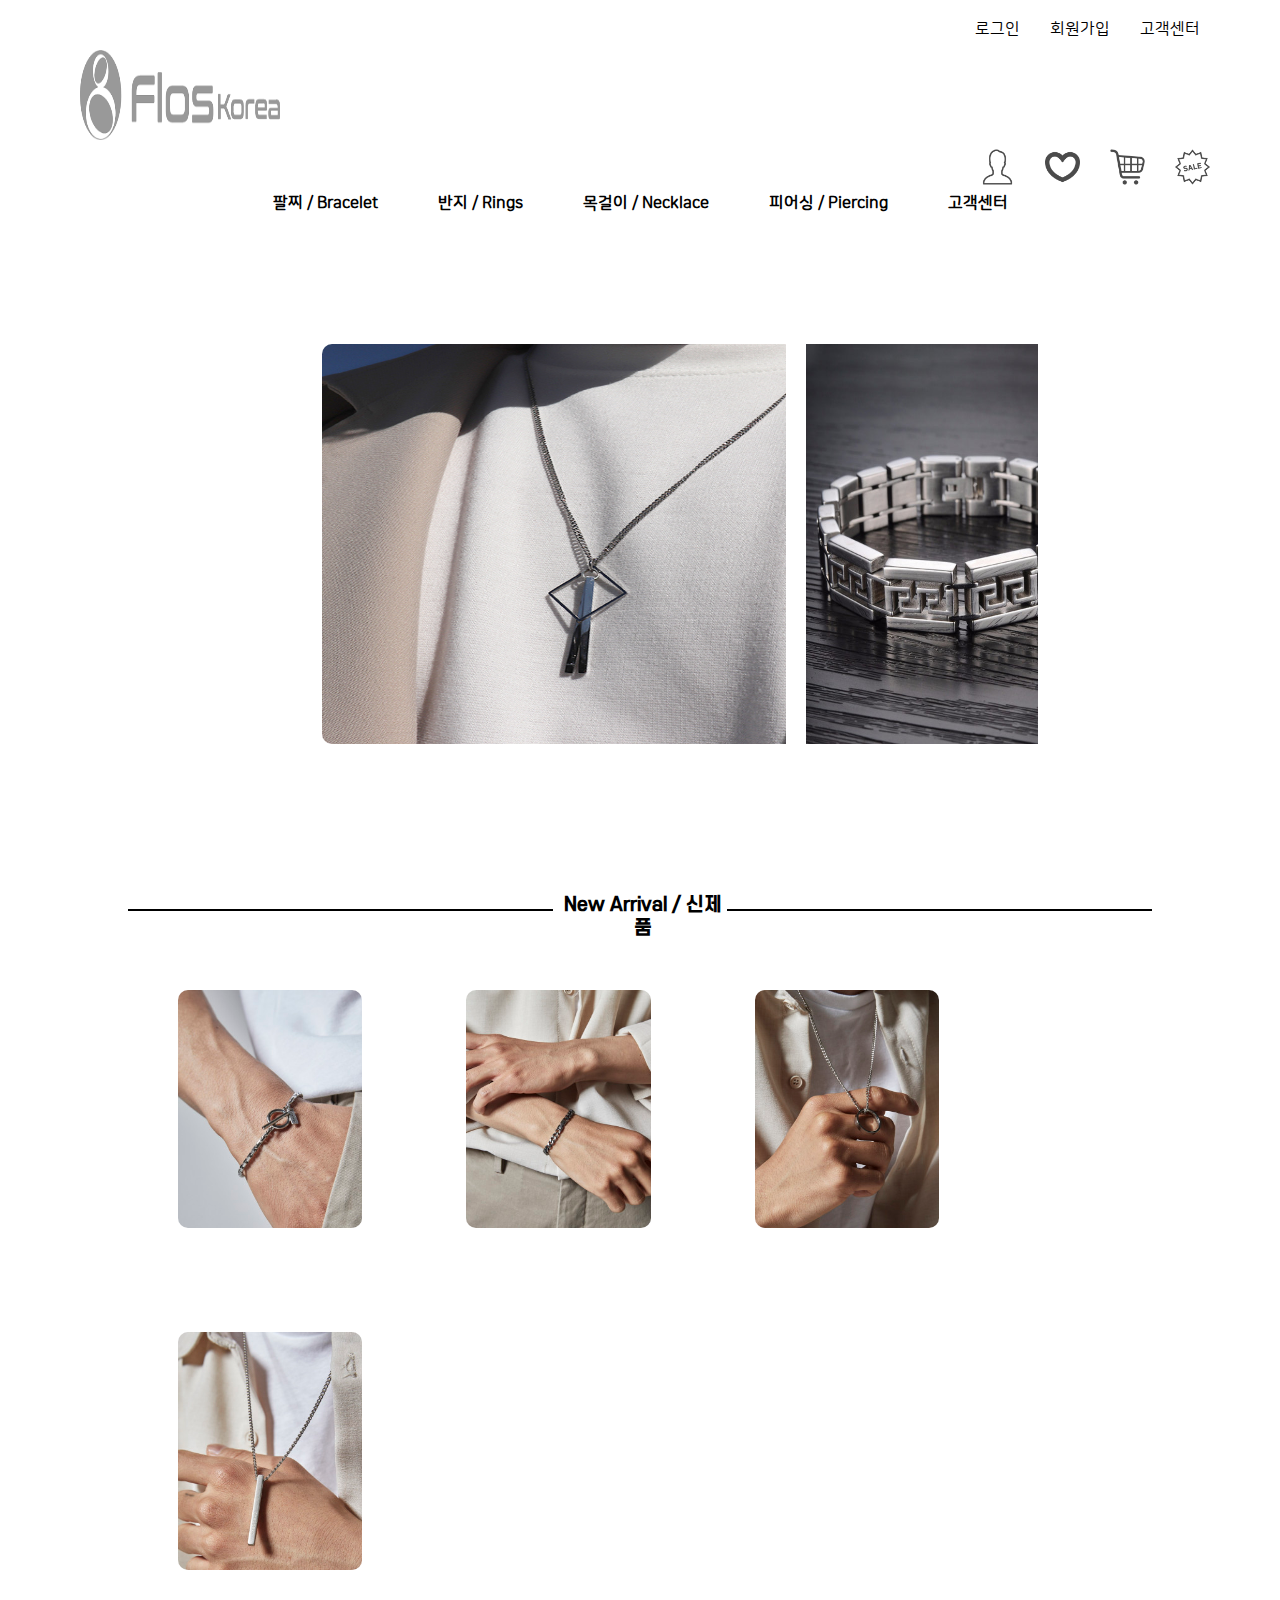
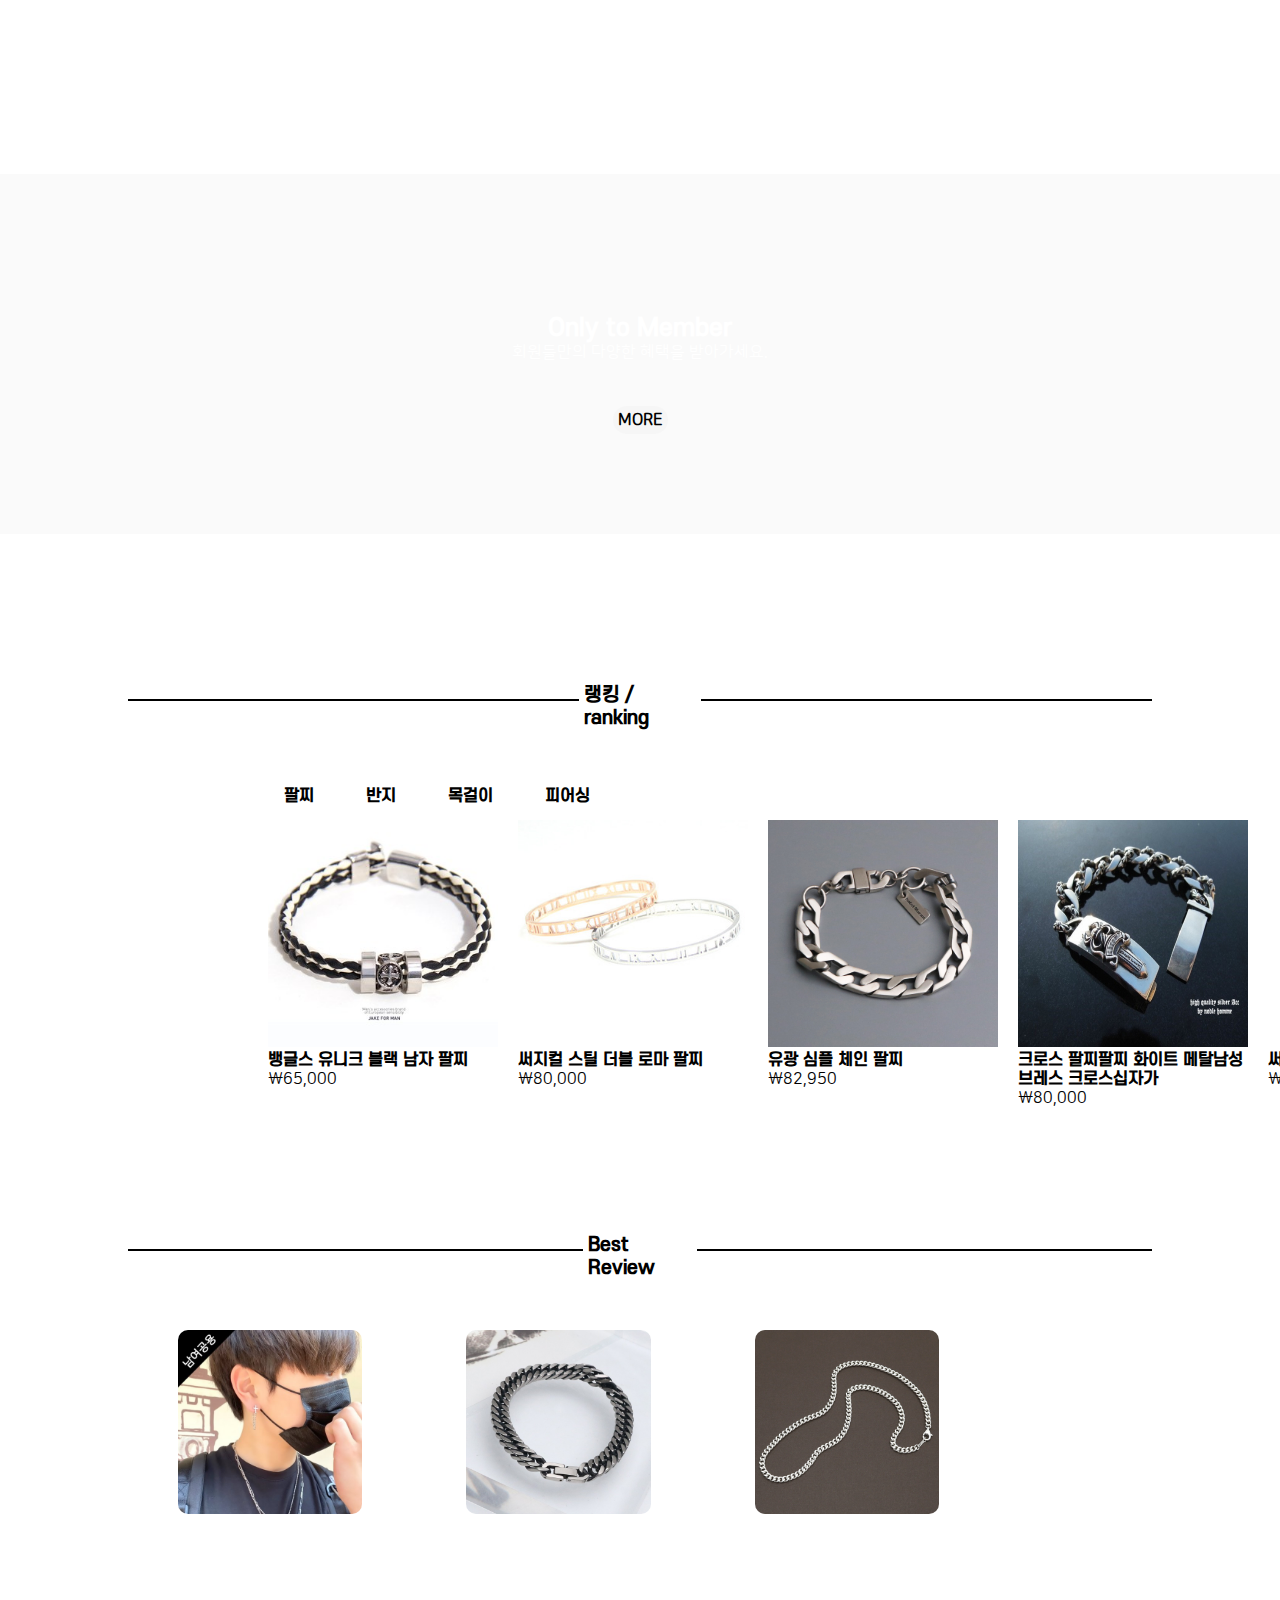
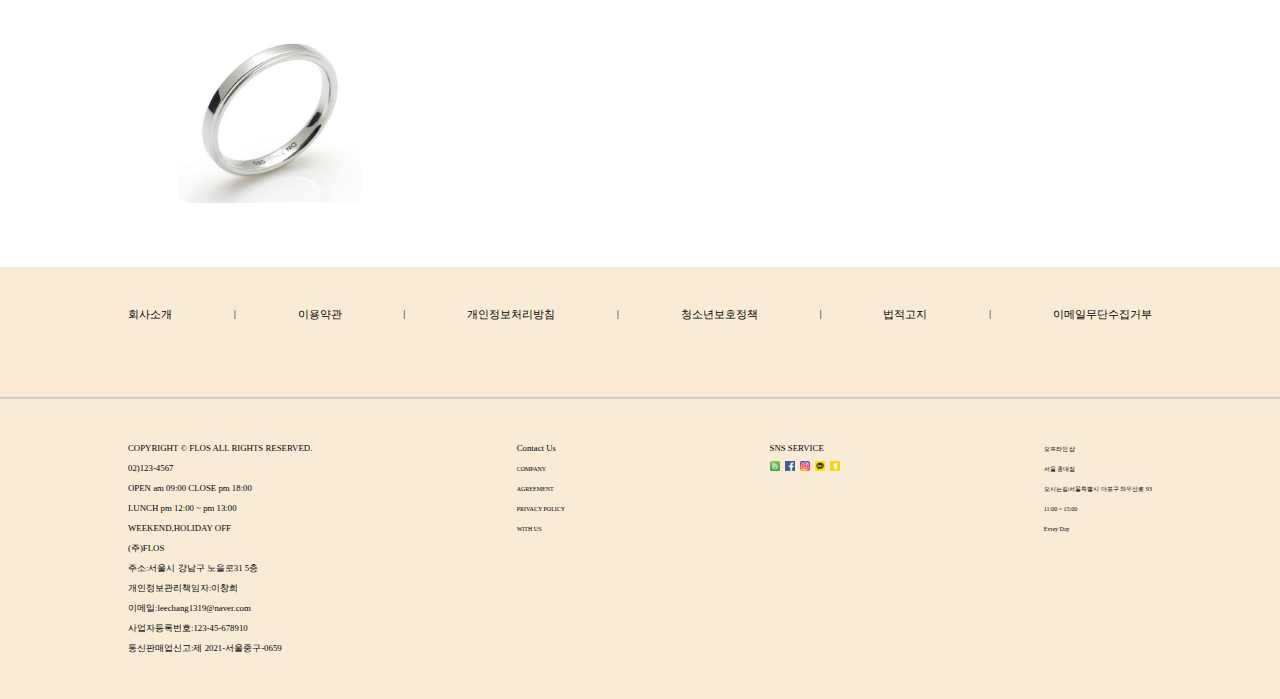
<file: index.html>
<!DOCTYPE html>
<html lang="en">
<head>
    <meta charset="UTF-8">
    <meta http-equiv="X-UA-Compatible" content="IE=edge">
    <meta name="viewport" content="width=device-width, initial-scale=1.0">
    <meta name="author" content="changhee Lee">
    <meta name="keywords" content="남자 악세사리,남자 악세서리,팔찌,피어싱,안경"> 
    <meta name="description" content="남자 악세사리 샵"> 
    <meta name="robots" content="all"> 
    <link href="images/Icons8-Ios7-Holidays-Wedding-Rings (1).ico" rel="shortcut icon" type="image/x-icon">
    <title>FLOS</title>
    <link rel="stylesheet" href="css/common.css">
    <link rel="stylesheet" href="css/index.css">
    <script src="js/jquery-3.6.0.min.js"></script>
    <script src="js/jquery-ui.min.js"></script>
    <script src="js/common.js"></script>
    <script src="js/index.js"></script>
    <script src="js/agent.js"></script>
</head>
<body>
    <div id="wrapper">
        <header>
            <div class="menu-top">
                <a href="index.html"><img src="images/images.png" class="logoimg" alt="메인로고"></a>
                <ul class="submenu">
                    <li><a href="login.html">로그인</a></li>
                    <li><a href="signup.html">회원가입</a></li>
                    <li><a href="#">고객센터</a></li>
                </ul>
            </div>
            <div class="sMenu">
                <ul>
                    <li><a href="#"><img src="images/human.png" alt="사람"></a></li>
                    <li><a href="#"><img src="images/heart.png" alt="하트"></a></li>
                    <li><a href="#"><img src="images/shoppingCart.png" alt="쇼핑카트" class="H-img"></a></li>
                    <li><a href="#"><img src="images/SALE.png" alt="세일"></a></li>
                </ul>
            </div>
            <div class="mainMenu">
                <ul class="mainMenu2">
                    <li class="group">
                        <a href="#">팔찌 / Bracelet</a> 
                        <ul class="menu1">
                            <li><a href="#">전체보기</a></li>
                            <li><a href="#">가죽팔찌</a></li>
                            <li><a href="#">체인팔찌</a></li>
                        </ul>
                    </li>
                    <li class="group"><a href="#">반지 / Rings</a>
                            <ul class="menu1">
                                <li><a href="#">전체보기</a></li>
                                <li><a href="#">실버</a></li>
                                <li><a href="#">골드</a></li>
                            </ul>
                        </li>
                        <li class="group"><a href="#">목걸이 / Necklace</a>
                            <ul class="menu1">
                                <li><a href="#">전체보기</a></li>
                                <li><a href="#">패션 목걸이</a></li>
                                <li><a href="#">팬던트</a></li>
                                <li><a href="#">이니셜 목걸이</a></li>
                            </ul>
                    </li>
                    <li class="group"><a href="#">피어싱 / Piercing</a>
                            <ul class="menu1">
                                <li><a href="#">전체보기</a></li>
                                <li><a href="#">페이크피어싱</a></li>
                                <li><a href="#">큐빅피어싱</a></li>
                                <li><a href="#">드롭/체인피어싱</a></li>
                            </ul>
                    </li>
                    <li class="group"><a href="#">고객센터</a>
                            <ul class="menu1">
                                <li><a href="#">많이 하는 질문</a></li>
                                <li><a href="#">배송조회</a></li>
                                <li><a href="#">공지/뉴스</a></li>
                                <li><a href="#">이벤트</a></li>
                            </ul>
                    </li>
                </ul>
            </div>
        </header>
        <section>
            <article class="animationWrapper">              
                <div class="aniwrap">
                    <div class="animation_canvas">
                        <div class="slider_panel">
                            <a href="#"><img class="slider_image" src="images/slider1-1.jpg" alt="사진"></a>
                            <a href="#"><img class="slider_image" src="images/slider1-2.jpg" alt="사진"></a>
                            <a href="#"><img class="slider_image" src="images/slider1-3.jpg" alt="사진"></a>
                            <a href="#"><img class="slider_image" src="images/slider1-4.jpg" alt="사진"></a>
                            <a href="#"><img class="slider_image" src="images/slider1-5.jpg" alt="사진"></a>
                        </div>
                        <div class="left_right_control_panel">
                            <img class="left_control asd" src="images/leftarrow.png" alt="사진">
                            <img class="right_control asd" src="images/rightarrow2.png" alt="사진">
                        </div>
                    </div>
                    <div class="animation_canvas2">
                        <div class="slider_panel2">
                            <img class="slider_image2" src="images/slider2-2.jpg" alt="사진">
                            <img class="slider_image2" src="images/slider2-1.jpg" alt="사진">
                            <img class="slider_image2" src="images/slider2-3.jpg" alt="사진">
                        </div>
                        <div class="left_right_control_panel2">
                            <img class="left_control2 fgh" src="images/leftarrow.png" alt="사진">
                            <img class="right_control2 fgh" src="images/rightarrow2.png" alt="사진">
                        </div>
                    </div> 
                </div>
            </article>

            <article class="newArrival">
                <div class="article-title">
                    <div class="line"></div>
                    <h3>New Arrival / 신제품</h3>
                    <div class="line"></div>
                </div>
                <div class="arrImg">
                    <a href="#" class="arrA">
                        <img src="images/newProduct1.jpg" class="boxImg" alt="신상1">
                        <div class="hover-content">
                            <h3>포인트 더블 체인 팔찌</h3>
                            <p>판매가 : &#8361;80,000</p>
                        </div>
                    </a>
                </div>
                <div class="arrImg">
                    <a href="#" class="arrA">
                        <img src="images/newProduct2.jpg" class="boxImg" alt="신상1">
                        <div class="hover-content">
                            <h3>더블 체인 팔찌</h3>
                            <p>판매가 : &#8361;60,000</p>
                        </div>
                    </a>
                </div>
                <div class="arrImg">
                    <a href="#" class="arrA">
                        <img src="images/newProduct3.jpg" class="boxImg" alt="신상1">
                        <div class="hover-content">
                            <h3>링넥클레스</h3>
                            <p>판매가 : &#8361;70,000</p>
                        </div>
                    </a>
                </div>
                <div class="arrImg">
                    <a href="#" class="arrA">
                        <img src="images/newProduct4.jpg" class="boxImg" alt="신상1">
                        <div class="hover-content">
                            <h3>포인트 넥클레스</h3>
                            <p>판매가 : &#8361;65,000</p>
                        </div>
                    </a>
                </div>
            </article>

            <article class="memberShip">
                <h2>Only to Member</h2>
                <p>회원들만의 다양한 혜택을 받아가세요.</p>
                <a href="#">MORE</a>
            </article>

            <article class="ranking">
                <div class="article-title">
                    <div class="line"></div>
                    <h3>랭킹 / ranking</h3>
                    <div class="line"></div>
                </div>
                <div class="ranking-area">
                    <div id="Branking">
                        <h3 class="Branking-title"><a href="#Branking">팔찌</a></h3>
                        <ul class="rank-ul">
                            <li>
                                <a href="#"><img src="images/rankingB-1.jpg" alt="사진"></a>
                                <h4>뱅글스 유니크 블랙 남자 팔찌</h4>
                                <p>&#8361;65,000</p>
                            </li>
                            <li>
                                <a href="#"><img src="images/rankingB-2.jpg" alt="사진"></a>
                                <h4>써지컬 스틸 더블 로마 팔찌</h4>
                                <p>&#8361;80,000</p>
                            </li>
                            <li>
                                <a href="#"><img src="images/rankingB-3.jpg" alt="사진"></a>
                                <h4>유광 심플 체인 팔찌</h4>
                                <p>&#8361;82,950</p>
                            </li>
                            <li>
                                <a href="#"><img src="images/rankingB4.jpg" alt="사진"></a>
                                <h4>크로스 팔찌팔찌 화이트 메탈남성 브레스 크로스십자가</h4>
                                <p>&#8361;80,000</p>
                            </li>
                            <li>
                                <a href="#"><img src="images/rankingB-5.png" alt="사진"></a>
                                <h4>써지컬 체인 팔찌</h4>
                                <p>&#8361;60,000</p>
                            </li>
                        </ul>
                    </div>
                    <div id="Rranking">
                        <h3 class="Rranking-title"><a href="#Rranking">반지</a></h3>
                        <ul class="rank-ul">
                            <li>
                                <a href="#"><img src="images/rankingR-1.jpg" alt="사진"></a>
                                <h4>부스틱 서플라이 반지</h4>
                                <p>&#8361;59,000</p>
                            </li>
                            <li>
                                <a href="#"><img src="images/rankingR-2.jpg" alt="사진"></a>
                                <h4>기하학 Sb 로고 오리진 패션 슬림 반지</h4>
                                <p>&#8361;95,000</p>
                            </li>
                            <li>
                                <a href="#"><img src="images/rankingR-3.jpg" alt="사진"></a>
                                <h4>18K 원티드 남자 반지</h4>
                                <p>&#8361;78,000</p>
                            </li>
                            <li>
                                <a href="#"><img src="images/rankingR-4.jpg" alt="사진"></a>
                                <h4>엠포리오 아르마니 워치스테이션</h4>
                                <p>&#8361;70,000</p>
                            </li>
                            <li>
                                <a href="#"><img src="images/rankingR-5.jpg" alt="사진"></a>
                                <h4>옐로우 골드 아이코닉 반지</h4>
                                <p>&#8361;99,000</p>
                            </li>
                        </ul>
                    </div>
                    <div id="Nranking">
                        <h3 class="Nranking-title"><a href="#Nranking">목걸이</a></h3>
                        <ul class="rank-ul">
                            <li>
                                <a href="#"><img src="images/rankingN-1.jpg" alt="사진"></a>
                                <h4>써지컬 스틸 하트</h4>
                                <p>&#8361;95,000</p>
                            </li>
                            <li>
                                <a href="#"><img src="images/rankingN-2.jpg" alt="사진"></a>
                                <h4>사각 Bowery</h4>
                                <p>&#8361;39,000</p>
                            </li>
                            <li>
                                <a href="#"><img src="images/rankingN-3.jpg" alt="사진"></a>
                                <h4>슈가스톤 써지컬 스틸 십자가</h4>
                                <p>&#8361;100,000</p>
                            </li>
                            <li>
                                <a href="#"><img src="images/rankingN-4.jpg" alt="사진"></a>
                                <h4>서지컬 서클 팬던트 남자 펜던트</h4>
                                <p>&#8361;69,000</p>
                            </li>
                            <li>
                                <a href="#"><img src="images/rankingN-5.jpg" alt="사진"></a>
                                <h4> 롱 목걸이 펜던트 쥬얼리 체인 힙합 펑크 록</h4>
                                <p>&#8361;75,000</p>
                            </li>
                        </ul>
                    </div>
                    <div id="Pranking">
                        <h3 class="Pranking-title"><a href="#Pranking">피어싱</a></h3>
                        <ul class="rank-ul">
                            <li>
                                <a href="#"><img src="images/rankingP-1.jpg" alt="사진"></a>
                                <h4>남녀공용 스틱체인드롭 귀걸이 귀찌</h4>
                                <p>&#8361;4,000</p>
                            </li>
                            <li>
                                <a href="#"><img src="images/rankingP-2.jpg" alt="사진"></a>
                                <h4>써지컬 스틸 눈꽃송이 남자 귀걸이 피어싱</h4>
                                <p>&#8361;45,000</p>
                            </li>
                            <li>
                                <a href="#"><img src="images/rankingP-3.jpg" alt="사진"></a>
                                <h4>심플 포인트 링</h4>
                                <p>&#8361;20,000</p>
                            </li>
                            <li>
                                <a href="#"><img src="images/rankingP-4.jpg" alt="사진"></a>
                                <h4>티타늄 스틸 패션 보석 긴 스터드 귀걸이 1 짝</h4>
                                <p>&#8361;80,000</p>
                            </li>
                            <li>
                                <a href="#"><img src="images/rankingP-5.jpg" alt="사진"></a>
                                <h4>십자가 크로스 귀걸이</h4>
                                <p>&#8361;70,000</p>
                            </li>
                        </ul>
                    </div>
                </div>
            </article>

            <article class="bestreview">
                <div class="article-title">
                    <div class="line"></div>
                    <h3>Best Review</h3>
                    <div class="line"></div>
                </div>
                <div class="arrImg">
                    <a href="#" class="arrA">
                        <img src="images/bestreview1.jpg" class="boxImg" alt="신상1">
                        <div class="hover-content">
                            <h3>(남녀공용) 심플 십자가</h3>
                            <p>판매가 : &#8361;90,000</p>
                        </div>
                    </a>
                </div>
                <div class="arrImg">
                    <a href="#" class="arrA">
                        <img src="images/bestreview2.jpg" class="boxImg" alt="신상1">
                        <div class="hover-content">
                            <h3>실버 기본 체인 팔찌</h3>
                            <p>판매가 : &#8361;67,000</p>
                        </div>
                    </a>
                </div>
                <div class="arrImg">
                    <a href="#" class="arrA">
                        <img src="images/bestreview3.jpg" class="boxImg" alt="신상1">
                        <div class="hover-content">
                            <h3>925스털링실버</h3>
                            <p>판매가 : &#8361;35,000</p>
                        </div>
                    </a>
                </div>
                <div class="arrImg">
                    <a href="#" class="arrA">
                        <img src="images/bestreview4.jpg" class="boxImg" alt="신상1">
                        <div class="hover-content">
                            <h3>14K 화이트골드 남자반지</h3>
                            <p>판매가 : &#8361;34,000</p>
                        </div>
                    </a>
                </div>
            </article>
        </section>

        <footer>
            <div class="footer1">
                <ul>
                    <li><a href="#">회사소개</a></li>
                    <li><p>|</p></li>
                    <li><a href="#">이용약관</a></li>
                    <li><p>|</p></li>
                    <li><a href="#">개인정보처리방침</a></li>
                    <li><p>|</p></li>
                    <li><a href="#">청소년보호정책</a></li>
                    <li><p>|</p></li>
                    <li><a href="#">법적고지</a></li>
                    <li><p>|</p></li>
                    <li><a href="#">이메일무단수집거부</a></li>
                </ul>
            </div>
            <div class="footerline"></div>
            <div class="footer2">               
                <ul>
                    <li><a href="#">COPYRIGHT &copy; FLOS ALL RIGHTS RESERVED.</a></li>
                    <li>02)123-4567</li>
                    <li>OPEN am 09:00 CLOSE pm 18:00 <br> LUNCH pm 12:00 ~ pm 13:00 <br> WEEKEND,HOLIDAY OFF</li>
                    <li>(주)FLOS</li>
                    <li>주소:서울시 강남구 노을로31 5층</li>
                    <li>개인정보관리책임자:이창희</li>
                    <li>이메일:leechang1319@naver.com</li>
                    <li>사업자등록번호:123-45-678910
                    <li>통신판매업신고:제 2021-서울중구-0659</li>
                </ul>                          
                <ul class="us">
                    <li><a href="#">Contact Us</a></li>
                    <li>
                        <ul class="bnm">
                            <li><a href="#">COMPANY</a></li>
                            <li><a href="#">AGREEMENT</a></li>
                            <li><a href="#">PRIVACY POLICY</a></li>
                            <li><a href="#">WITH US</a></li>
                        </ul>
                    </li>
                </ul>
                <ul class="sns">   
                    <li>SNS SERVICE</li>
                    <li>
                        <ul class="C-us bnm">
                            <li><a href="#"><img src="images/band.png" width="10" height="10" alt="band"></a></li>
                            <li><a href="#"><img src="images/facebook.png" width="10" height="10" alt="facebook"></a></li>
                            <li><a href="#"><img src="images/ins.png" width="10" height="10" alt="insta"></a></li>
                            <li><a href="#"><img src="images/kakao.png" width="10" height="10" alt="kakao"></a></li>
                            <li><a href="#"><img src="images/ks.png" width="10" height="10" alt="kakaostory"></a></li>
                        </ul>
                    </li>
                </ul>
                <ul class="S-us bnm">
                    <li><a href="#">오프라인 샵</a></li>
                    <li>
                        <ul>                              
                            <li>서울 홍대점</li>
                            <li>오시는길:서울특별시 마포구 와우산로 93</li>
                            <li>11:00 ~ 15:00</li>
                            <li>Evrey Day</li>
                        </ul>
                    </li>
                </ul>
                </div>
            </footer>
        </div>

</body>
</html>
</file>
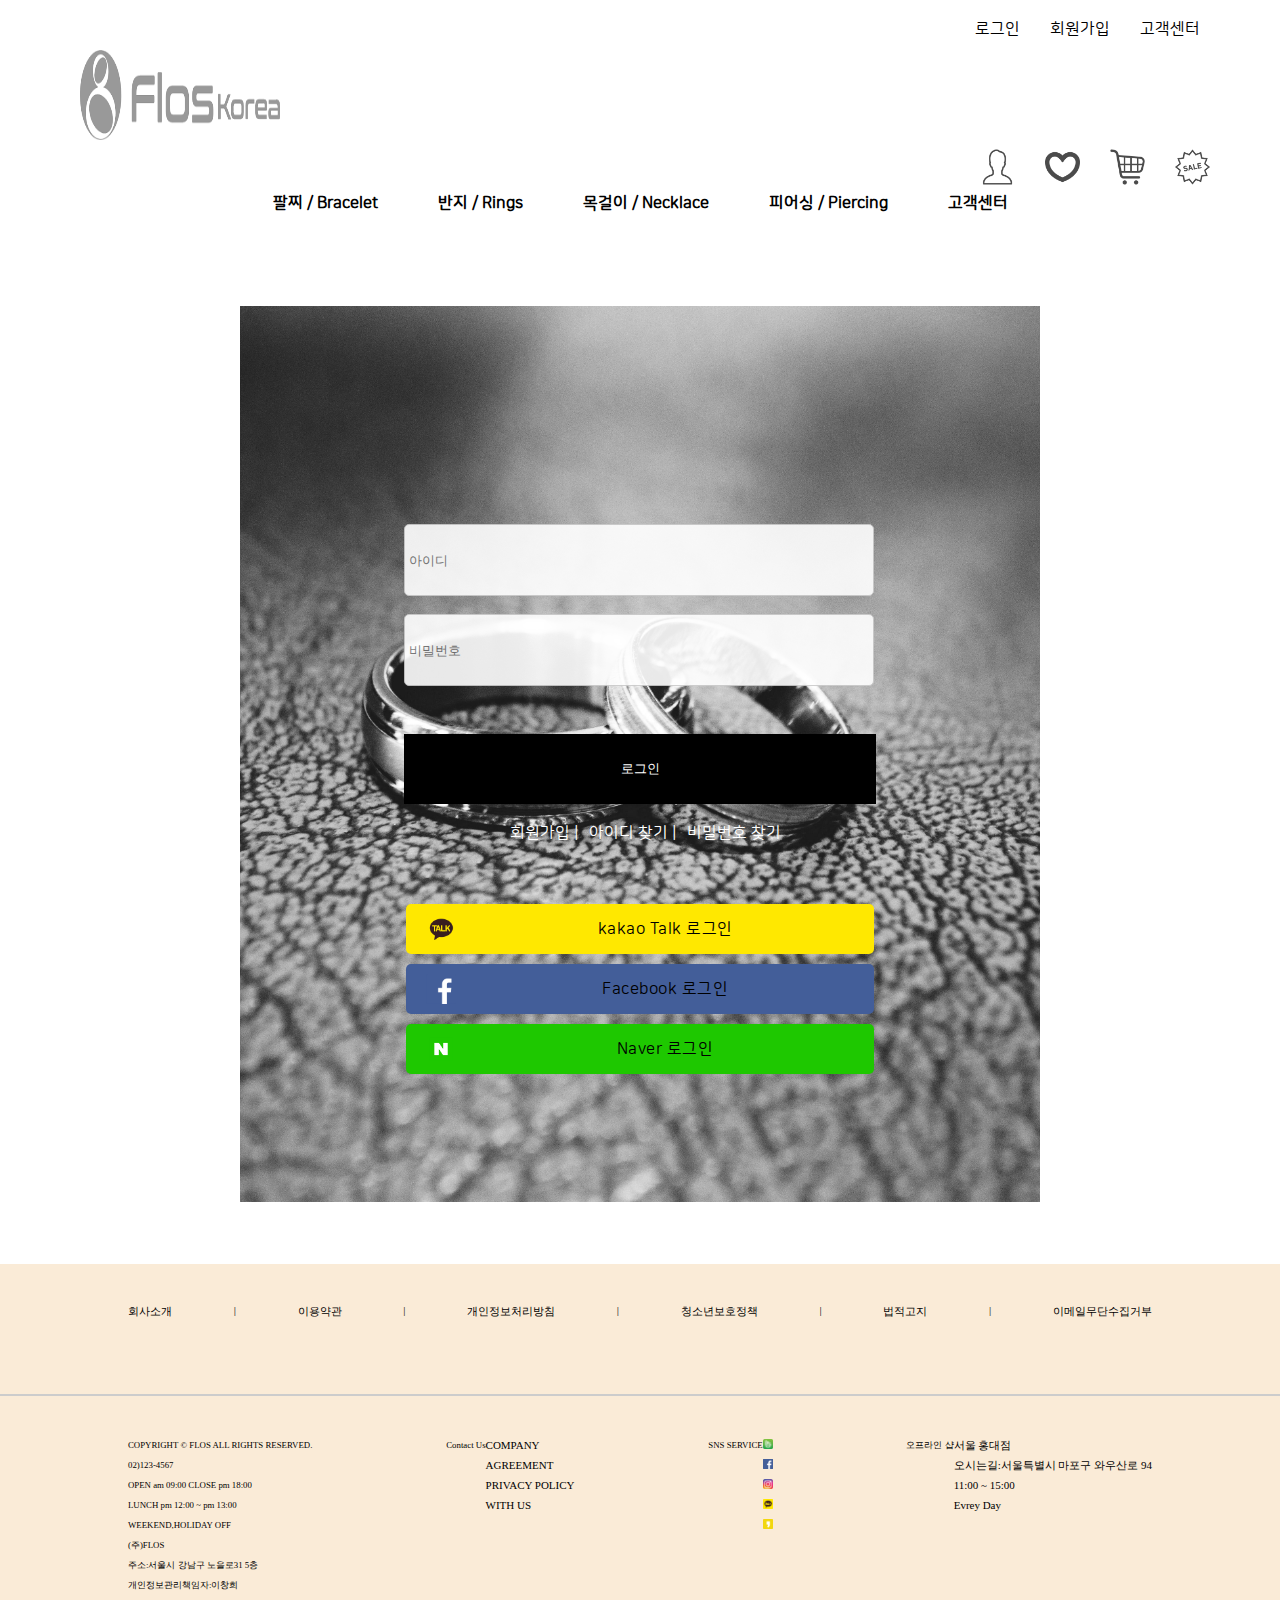
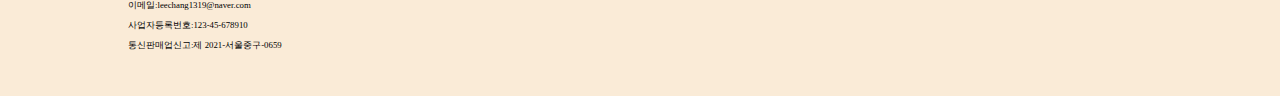
<file: login.html>
<!DOCTYPE html> 
<html lang="ko"> 
<head>
    <meta charset="UTF-8"> 
    <meta name="viewport" content="width=device-width, initial-scale=1.0"> 
    <meta charset="UTF-8">
    <meta http-equiv="X-UA-Compatible" content="IE=edge">
    <meta name="author" content="changhee Lee">
    <meta name="keywords" content="남자 악세사리,남자 악세서리,팔찌,피어싱,안경"> 
    <meta name="description" content="남자 악세사리 샵"> 
    <meta name="robots" content="all"> 
    <link rel="shortcut icon" href="images/Icons8-Ios7-Holidays-Wedding-Rings (1).ico">
    <title>FLOS</title>
    <title>Flos</title>
    <link rel="stylesheet" href="css/common.css">
    <link rel="stylesheet" href="css/login.css">
    <script src="js/jquery-3.6.0.min.js"></script>
    <script src="js/common.js"></script>
</head>
<body>
    <!--wrapper 영역 시작-->
    <body>
        <div id="wrapper">
            <header>
                <div class="menu-top">
                    <a href="index.html"><img src="images/images.png" class="logoimg" alt="메인로고"></a>
                    <ul class="submenu">
                        <li><a href="login.html">로그인</a></li>
                        <li><a href="signup.html">회원가입</a></li>
                        <li><a href="#">고객센터</a></li>
                    </ul>
                </div>
                <div class="sMenu">
                    <ul>
                        <li><a href="#"><img src="images/human.png" alt="사람"></a></li>
                        <li><a href="#"><img src="images/heart.png" alt="하트"></a></li>
                        <li><a href="#"><img src="images/shoppingCart.png" alt="쇼핑카트" class="H-img"></a></li>
                        <li><a href="#"><img src="images/SALE.png" alt="세일"></a></li>
                    </ul>
                </div>
                <div class="mainMenu">
                    <ul class="mainMenu2">
                        <li class="group">
                            <a href="#">팔찌 / Bracelet</a> 
                            <ul class="menu1">
                                <li><a href="#">전체보기</a></li>
                                <li><a href="#">가죽팔찌</a></li>
                                <li><a href="#">체인팔찌</a></li>
                            </ul>
                        </li>
                        <li class="group"><a href="#">반지 / Rings</a>
                                <ul class="menu1">
                                    <li><a href="#">전체보기</a></li>
                                    <li><a href="#">실버</a></li>
                                    <li><a href="#">골드</a></li>
                                </ul>
                            </li>
                            <li class="group"><a href="#">목걸이 / Necklace</a>
                                <ul class="menu1">
                                    <li><a href="#">전체보기</a></li>
                                    <li><a href="#">패션 목걸이</a></li>
                                    <li><a href="#">팬던트</a></li>
                                    <li><a href="#">이니셜 목걸이</a></li>
                                </ul>
                        </li>
                        <li class="group"><a href="#">피어싱 / Piercing</a>
                                <ul class="menu1">
                                    <li><a href="#">전체보기</a></li>
                                    <li><a href="#">페이크피어싱</a></li>
                                    <li><a href="#">큐빅피어싱</a></li>
                                    <li><a href="#">드롭/체인피어싱</a></li>
                                </ul>
                        </li>
                        <li class="group"><a href="#">고객센터</a>
                                <ul class="menu1">
                                    <li><a href="#">많이 하는 질문</a></li>
                                    <li><a href="#">배송조회</a></li>
                                    <li><a href="#">공지/뉴스</a></li>
                                    <li><a href="#">이벤트</a></li>
                                </ul>
                        </li>
                    </ul>
                </div>
            </header>
            <div class="login-wrapper">
                <div class="loginContents">
                    <div class="loginSec">
                        <form>
                            <fieldset>
                                <p class="flosId">
                                    <input type="text" class="btn" placeholder=" 아이디" required>
                                </p>
                                <p class="flosPw">
                                    <input type="password" class="btn" placeholder=" 비밀번호" required>
                                </p>
                                <button type="submit" class="loginButton btn1">로그인</button>
                            </fieldset>
                        </form>
                        <p class="loginMenu">
                            <a href="signup.html">회원가입</a>
                            <a href="#">아이디 찾기</a>
                            <a href="#">비밀번호 찾기</a>
                        </p>
                        <div class="loginEtc">
                            <ul>
                                <li class="etcButton kakao"><a href="#"><img src="images/kakao.png" alt="카카오톡 로고">kakao Talk 로그인</a></li>
                                <li class="etcButton facebook"><a href="#"><img src="images/facebook.png" alt="페이스북 로고">Facebook 로그인</a></li>
                                <li class="etcButton naver"><a href="#"><img src="images/naver.png" alt="네이버 로고">Naver 로그인</a></li>
                            </ul>
                        </div>
                    </div>
                </div>
            </div>           
    </div>
    <!--footer 시작-->
    <footer>
        <div class="footer1">
            <ul>
                <li><a href="#">회사소개</a></li>
                <li><p>|</p></li>
                <li><a href="#">이용약관</a></li>
                <li><p>|</p></li>
                <li><a href="#">개인정보처리방침</a></li>
                <li><p>|</p></li>
                <li><a href="#">청소년보호정책</a></li>
                <li><p>|</p></li>
                <li><a href="#">법적고지</a></li>
                <li><p>|</p></li>
                <li><a href="#">이메일무단수집거부</a></li>
            </ul>
        </div>
        <div class="footerline"></div>
        <div class="footer2">               
            <ul>
                <li><a href="#">COPYRIGHT &copy; FLOS ALL RIGHTS RESERVED.</a></li>
                <li>02)123-4567</li>
                <li>OPEN am 09:00 CLOSE pm 18:00 <br> LUNCH pm 12:00 ~ pm 13:00 <br> WEEKEND,HOLIDAY OFF</li>
                <li>(주)FLOS</li>
                <li>주소:서울시 강남구 노을로31 5층</li>
                <li>개인정보관리책임자:이창희</li>
                <li>이메일:leechang1319@naver.com</li>
                <li>사업자등록번호:123-45-678910
                <li>통신판매업신고:제 2021-서울중구-0659</li>
            </ul>                          
            <ul class="C-us">
                <li><a href="#">Contact Us</a></li>
                <ul>
                    <li><a href="#">COMPANY</a></li>
                    <li><a href="#">AGREEMENT</a></li>
                    <li><a href="#">PRIVACY POLICY</a></li>
                    <li><a href="#">WITH US</a></li>
                </ul>
            </ul>
            <ul class="sns C-us">   
                <li>SNS SERVICE</li>
                <ul>
                    <li><a href="#"><img src="images/band.png" width="10" height="10" alt="band"></a></li>
                    <li><a href="#"><img src="images/facebook.png" width="10" height="10" alt="facebook"></a></li>
                    <li><a href="#"><img src="images/ins.png" width="10" height="10" alt="insta"></a></li>
                    <li><a href="#"><img src="images/kakao.png" width="10" height="10" alt="kakao"></a></li>
                    <li><a href="#"><img src="images/ks.png" width="10" height="10" alt="kakaostory"></a></li>
                </ul>
            </ul>
            <ul class="C-us">
                <li><a href="#">오프라인 샵</a></li>
                    <ul>                              
                        <li>서울 홍대점</li>
                        <li>오시는길:서울특별시 마포구 와우산로 94</li>
                        <li>11:00 ~ 15:00</li>
                        <li>Evrey Day</li>
                    </ul>
            </ul>
        </div>
    </footer>
     <!--footer 종료-->
</body>
</file>
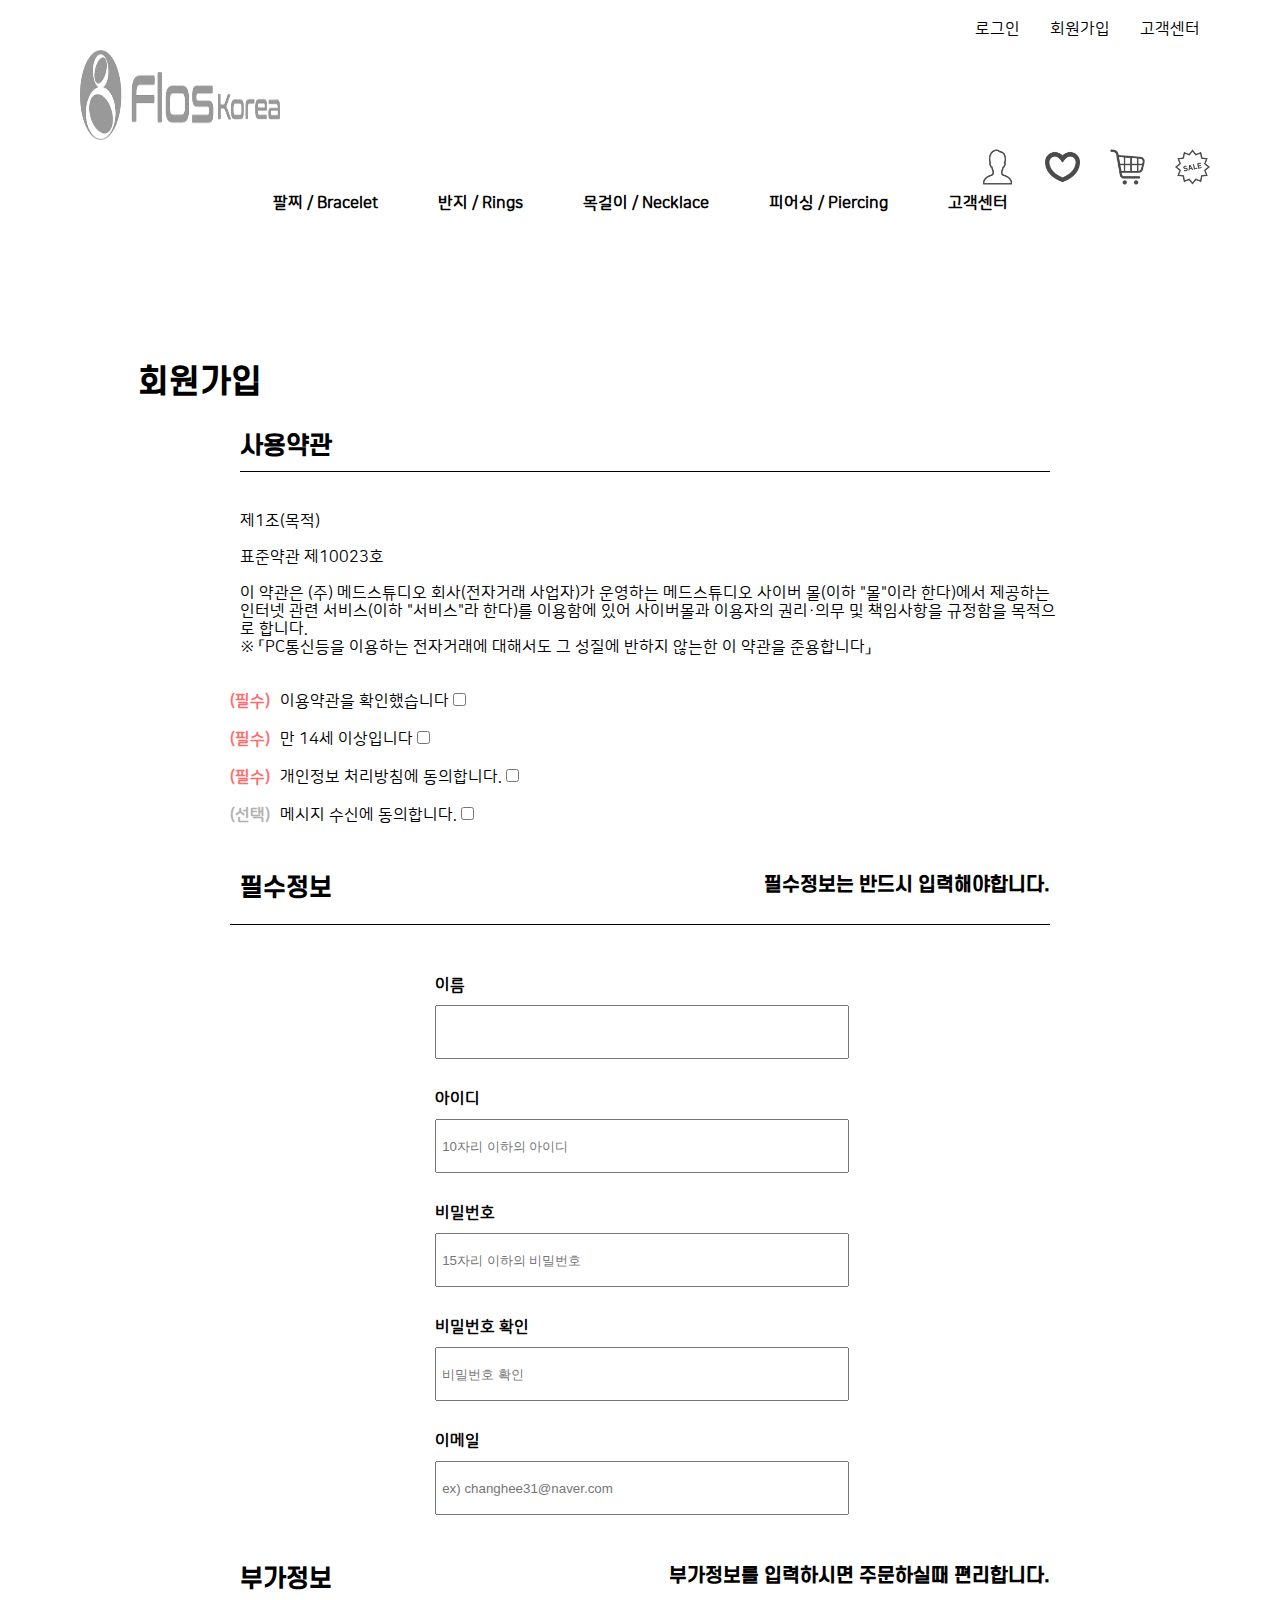
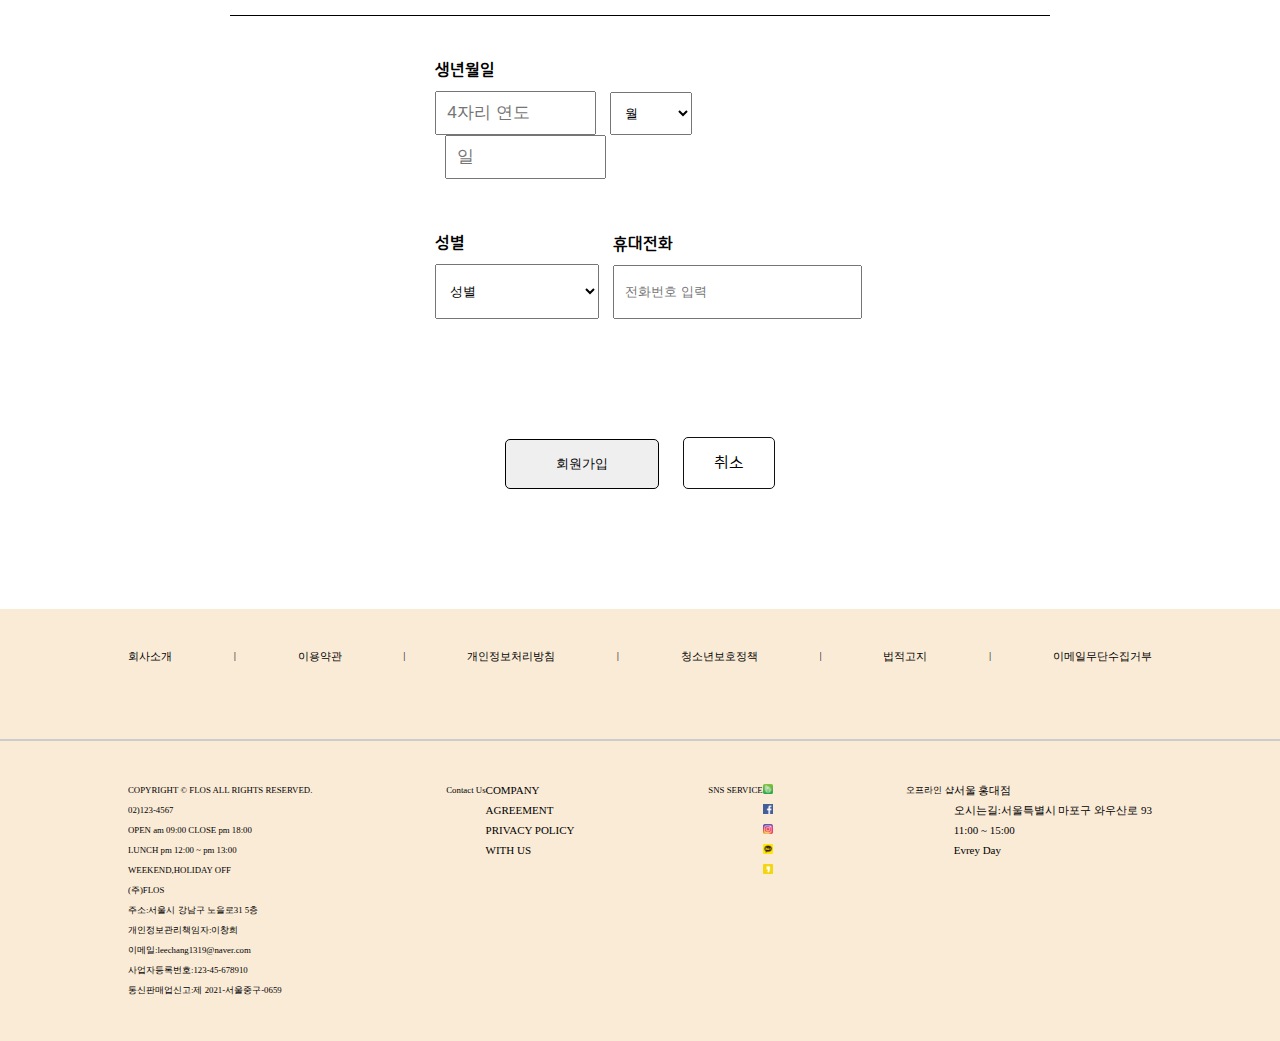
<file: signup.html>
<!DOCTYPE html>
<html lang="en">
<head>
    <meta charset="UTF-8"> 
    <meta name="viewport" content="width=device-width, initial-scale=1.0"> 
    <meta name="author" content="changhee Lee">
    <meta name="keywords" content="남자 악세사리,남자 악세서리,팔찌,피어싱,안경"> 
    <meta name="description" content="남자 악세사리 샵"> 
    <meta name="robots" content="all"> 
    <link rel="shortcut icon" href="images/Icons8-Ios7-Holidays-Wedding-Rings (1).ico"> 
    <title>Flos</title>
    <link rel="stylesheet" href="css/common.css">
    <link rel="stylesheet" href="css/signup.css">
    <script src="js/jquery-3.6.0.min.js"></script>
    <script src="js/jquery-ui.min.js"></script>
    <script src="js/common.js"></script>
</head>
<body>
    <div id="wrapper">
        <header>
            <div class="menu-top">
                <a href="index.html"><img src="images/images.png" class="logoimg" alt="메인로고"></a>
                <ul class="submenu">
                    <li><a href="login.html">로그인</a></li>
                    <li><a href="signup.html">회원가입</a></li>
                    <li><a href="#">고객센터</a></li>
                </ul>
            </div>
            <div class="sMenu">
                <ul>
                    <li><a href="#"><img src="images/human.png" alt="사람"></a></li>
                    <li><a href="#"><img src="images/heart.png" alt="하트"></a></li>
                    <li><a href="#"><img src="images/shoppingCart.png" alt="쇼핑카트" class="H-img"></a></li>
                    <li><a href="#"><img src="images/SALE.png" alt="세일"></a></li>
                </ul>
            </div>
            <div class="mainMenu">
                <ul class="mainMenu2">
                    <li class="group">
                        <a href="#">팔찌 / Bracelet</a> 
                        <ul class="menu1">
                            <li><a href="#">전체보기</a></li>
                            <li><a href="#">가죽팔찌</a></li>
                            <li><a href="#">체인팔찌</a></li>
                        </ul>
                    </li>
                    <li class="group"><a href="#">반지 / Rings</a>
                            <ul class="menu1">
                                <li><a href="#">전체보기</a></li>
                                <li><a href="#">실버</a></li>
                                <li><a href="#">골드</a></li>
                            </ul>
                        </li>
                        <li class="group"><a href="#">목걸이 / Necklace</a>
                            <ul class="menu1">
                                <li><a href="#">전체보기</a></li>
                                <li><a href="#">패션 목걸이</a></li>
                                <li><a href="#">팬던트</a></li>
                                <li><a href="#">이니셜 목걸이</a></li>
                            </ul>
                    </li>
                    <li class="group"><a href="#">피어싱 / Piercing</a>
                            <ul class="menu1">
                                <li><a href="#">전체보기</a></li>
                                <li><a href="#">페이크피어싱</a></li>
                                <li><a href="#">큐빅피어싱</a></li>
                                <li><a href="#">드롭/체인피어싱</a></li>
                            </ul>
                    </li>
                    <li class="group"><a href="#">고객센터</a>
                            <ul class="menu1">
                                <li><a href="#">많이 하는 질문</a></li>
                                <li><a href="#">배송조회</a></li>
                                <li><a href="#">공지/뉴스</a></li>
                                <li><a href="#">이벤트</a></li>
                            </ul>
                    </li>
                </ul>
            </div>
        </header>
        <div id="signUp">
            <h1>회원가입</h1>
            <form>
                <fieldset>
                    <div class="signShall">
                        <h2 class="claus">사용약관</h2>
                        <div class="scroll"style="overflow: scroll; width: 100%; height: 150px; padding: 10px;">
                                        제1조(목적)<br>
                                        <br>
                                        표준약관 제10023호<br>
                                        <br>
                                        이 약관은 (주) 메드스튜디오 회사(전자거래 사업자)가 운영하는 메드스튜디오 사이버 몰(이하 "몰"이라 한다)에서 제공하는 인터넷 관련 서비스(이하 "서비스"라 한다)를 이용함에 있어 사이버몰과 이용자의 권리·의무 및 책임사항을 규정함을 목적으로 합니다.<br>
                                        ※ 「PC통신등을 이용하는 전자거래에 대해서도 그 성질에 반하지 않는한 이 약관을 준용합니다」<br>
                                        <br>
                                        <br>
                                        제2조(정의)<br>
                                        <br>
                                        ① "몰"이란 (주) 메드스튜디오 회사가 재화 또는 용역을 이용자에게 제공하기 위하여 컴퓨터등 정보통신설비를 이용하여 재화 또는 용역을 거래할 수 있도록 설정한 가상의 영업장을 말하며, 아울러 사이버몰을 운영하는 사업자의 의미로도 사용합니다.<br>
                                        ② "이용자"란 "몰"에 접속하여 이 약관에 따라 "몰"이 제공하는 서비스를 받는 회원 및 비회원을 말합니다.<br>
                                        ③ ‘회원’이라 함은 "몰"에 개인정보를 제공하여 회원등록을 한 자로서, "몰"의 정보를 지속적으로 제공받으며, "몰"이 제공하는 서비스를 계속적으로 이용할 수 있는 자를 말합니다.<br>
                                        ④ ‘비회원’이라 함은 회원에 가입하지 않고 "몰"이 제공하는 서비스를 이용하는 자를 말합니다.<br>
                                        <br>
                                        <br>
                                        제3조(약관등의 명시와 설명 및 개정)<br>
                                        <br>
                                        ① "몰"은 이 약관의 내용과 상호 및 대표자 성명, 영업소 소재지 주소(소비자의 불만을 처리할 수 있는 곳의 주소를 포함), 전화번호·모사전송번호·전자우편주소, 사업자등록번호, 통신판매업신고번호, 개인정보 보호책임자등을 이용자가 쉽게 알 수 있도록 "몰"의 초기 서비스화면(전면)에 게시합니다. 다만, 약관의 내용은 이용자가 연결화면을 통하여 볼 수 있도록 할 수 있습니다.<br>
                                        ② "몰"은 이용자가 약관에 동의하기에 앞서 약관에 정하여져 있는 내용 중 청약철회·배송책임·환불조건 등과 같은 중요한 내용을 이용자가 이해할 수 있도록 별도의 연결화면 또는 팝업화면 등을 제공하여 이용자의 확인을 구하여야 합니다.<br>
                                        ③ "몰"은 전자상거래등에서의소비자보호에관한법률, 약관의규제에관한법률, 전자거래기본법, 전자서명법, 정보통신망이용촉진등에관한법률, 방문판매등에관한법률, 소비자보호법 등 관련법을 위배하지 않는 범위에서 이 약관을 개정할 수 있습니다.<br>
                                        ④ "몰"이 약관을 개정할 경우에는 적용일자 및 개정사유를 명시하여 현행약관과 함께 몰의 초기화면에 그 적용일자 7일이전부터 적용일자 전일까지 공지합니다.<br>
                                        다만, 이용자에게 불리하게 약관내용을 변경하는 경우에는 최소한 30일 이상의 사전 유예기간을 두고 공지합니다.  이 경우 "몰“은 개정전 내용과 개정후 내용을 명확하게 비교하여 이용자가 알기 쉽도록 표시합니다.<br>
                                        ⑤ "몰"이 약관을 개정할 경우에는 그 개정약관은 그 적용일자 이후에 체결되는 계약에만 적용되고 그 이전에 이미 체결된 계약에 대해서는 개정전의 약관조항이 그대로 적용됩니다. 다만 이미 계약을 체결한 이용자가 개정약관 조항의 적용을 받기를 원하는 뜻을 제3항에 의한 개정약관의 공지기간내에 "몰"에 송신하여 "몰"의 동의를 받은 경우에는 개정약관 조항이 적용됩니다.<br>
                                        ⑥ 이 약관에서 정하지 아니한 사항과 이 약관의 해석에 관하여는 전자상거래등에서의 소비자보호에 관한 법률, 약관의 규제 등에 관한 법률, 공정거래위원회가 정하는 전자상거래 등에서의 소비자보호지침 및 관계법령 또는 상관례에 따릅니다.<br>
                                        <br>
                                        <br>
                                        제4조(서비스의 제공 및 변경)<br>
                                        <br>
                                        ① "몰"은 다음과 같은 업무를 수행합니다.<br>
                                        1. 재화 또는 용역에 대한 정보 제공 및 구매계약의 체결<br>
                                        2. 구매계약이 체결된 재화 또는 용역의 배송<br>
                                        3. 기타 "몰"이 정하는 업무<br>
                                        ② "몰"은 재화 또는 용역의 품절 또는 기술적 사양의 변경 등의 경우에는 장차 체결되는 계약에 의해 제공할 재화 또는 용역의 내용을 변경할 수 있습니다. 이 경우에는 변경된 재화 또는 용역의 내용 및 제공일자를 명시하여 현재의 재화 또는 용역의 내용을 게시한 곳에 즉시 공지합니다.<br>
                                        ③ "몰"이 제공하기로 이용자와 계약을 체결한 서비스의 내용을 재화등의 품절 또는 기술적 사양의 변경 등의 사유로 변경할 경우에는 그 사유를 이용자에게 통지 가능한 주소로 즉시 통지합니다.<br>
                                        ④ 전항의 경우 "몰"은 이로 인하여 이용자가 입은 손해를 배상합니다. 다만, "몰"이 고의 또는 과실이 없음을 입증하는 경우에는 그러하지 아니합니다.<br>
                                        <br>
                                        <br>
                                        제5조(서비스의 중단)<br>
                                        <br>
                                        ① "몰"은 컴퓨터 등 정보통신설비의 보수점검·교체 및 고장, 통신의 두절 등의 사유가 발생한 경우에는 서비스의 제공을 일시적으로 중단할 수 있습니다.<br>
                                        ② "몰"은 제1항의 사유로 서비스의 제공이 일시적으로 중단됨으로 인하여 이용자 또는 제3자가 입은 손해에 대하여 배상합니다. 단, "몰"이 고의 또는 과실이 없음을 입증하는 경우에는 그러하지 아니합니다.<br>
                                        ③ 사업종목의 전환, 사업의 포기, 업체간의 통합 등의 이유로 서비스를 제공할 수 없게 되는 경우에는 "몰"은 제8조에 정한 방법으로 이용자에게 통지하고 당초 "몰"에서 제시한 조건에 따라 소비자에게 보상합니다. 다만, "몰"이 보상기준 등을 고지하지 아니한 경우에는 이용자들의 마일리지 또는 적립금 등을 "몰"에서 통용되는 통화가치에 상응하는 현물 또는 현금으로 이용자에게 지급합니다.<br>
                                        <br>
                                        <br>
                                        제6조(회원가입)<br>
                                        <br>
                                        ① 이용자는 "몰"이 정한 가입 양식에 따라 회원정보를 기입한 후 이 약관에 동의한다는 의사표시를 함으로서 회원가입을 신청합니다.<br>
                                        ② "몰"은 제1항과 같이 회원으로 가입할 것을 신청한 이용자 중 다음 각호에 해당하지 않는 한 회원으로 등록합니다.<br>
                                        1. 가입신청자가 이 약관 제7조제3항에 의하여 이전에 회원자격을 상실한 적이 있는 경우, 다만 제7조제3항에 의한 회원자격 상실후 3년이 경과한 자로서 "몰"의 회원재가입 승낙을 얻은 경우에는 예외로 한다.<br>
                                        2. 등록 내용에 허위, 기재누락, 오기가 있는 경우<br>
                                        3. 기타 회원으로 등록하는 것이 "몰"의 기술상 현저히 지장이 있다고 판단되는 경우<br>
                                        ③ 회원가입계약의 성립시기는 "몰"의 승낙이 회원에게 도달한 시점으로 합니다.<br>
                                        ④ 회원은 제15조제1항에 의한 등록사항에 변경이 있는 경우, 즉시 전자우편 기타 방법으로 "몰"에 대하여 그 변경사항을 알려야 합니다.<br>
                                        <br>
                                        <br>
                                        제7조(회원 탈퇴 및 자격 상실 등)<br>
                                        <br>
                                        ① 회원은 "몰"에 언제든지 탈퇴를 요청할 수 있으며 "몰"은 즉시 회원탈퇴를 처리합니다.<br>
                                        ② 회원이 다음 각호의 사유에 해당하는 경우, "몰"은 회원자격을 제한 및 정지시킬 수 있습니다.<br>
                                        1. 가입 신청시에 허위 내용을 등록한 경우<br>
                                        2. "몰"을 이용하여 구입한 재화등의 대금, 기타 "몰"이용에 관련하여 회원이 부담하는 채무를 기일에 지급하지 않는 경우<br>
                                        3. 다른 사람의 "몰" 이용을 방해하거나 그 정보를 도용하는 등 전자상거래 질서를 위협하는 경우<br>
                                        4. "몰"을 이용하여 법령 또는 이 약관이 금지하거나 공서양속에 반하는 행위를 하는 경우<br>
                                        ③ "몰"이 회원 자격을 제한·정지 시킨후, 동일한 행위가 2회이상 반복되거나 30일이내에 그 사유가 시정되지 아니하는 경우 "몰"은 회원자격을 상실시킬 수 있습니다.<br>
                                        ④ "몰"이 회원자격을 상실시키는 경우에는 회원등록을 말소합니다. 이 경우 회원에게 이를 통지하고, 회원등록 말소전에 최소한 30일 이상의 기간을 정하여 소명할 기회를 부여합니다.<br>
                                        <br>
                                        <br>
                                        제8조(회원에 대한 통지)<br>
                                        <br>
                                        ① "몰"이 회원에 대한 통지를 하는 경우, 회원이 "몰"과 미리 약정하여 지정한 전자우편 주소로 할 수 있습니다.<br>
                                        ② "몰"은 불특정다수 회원에 대한 통지의 경우 1주일이상 "몰" 게시판에 게시함으로서 개별 통지에 갈음할 수 있습니다. 다만, 회원 본인의 거래와 관련하여 중대한 영향을 미치는 사항에 대하여는 개별통지를 합니다.<br>
                                        <br>
                                        <br>
                                        제9조(구매신청) "몰"이용자는 "몰"상에서 다음 또는 이와 유사한 방법에 의하여 구매를 신청하며, "몰"은 이용자가 구매신청을 함에 있어서 다음의 각 내용을 알기 쉽게 제공하여야 합니다.  단, 회원인 경우 제2호 내지 제4호의 적용을 제외할 수 있습니다.<br>
                                        1. 재화등의 검색 및 선택<br>
                                        2. 성명, 주소, 전화번호, 전자우편주소(또는 이동전화번호) 등의 입력<br>
                                        3. 약관내용, 청약철회권이 제한되는 서비스, 배송료·설치비 등의 비용부담과 관련한 내용에 대한 확인<br>
                                        4. 이 약관에 동의하고 위 3.호의 사항을 확인하거나 거부하는 표시(예, 마우스 클릭)<br>
                                        5. 재화등의 구매신청 및 이에 관한 확인 또는 "몰"의 확인에 대한 동의<br>
                                        6. 결제방법의 선택<br>
                                        <br>
                                        <br>
                                        제10조 (계약의 성립)<br>
                                        <br>
                                        ①  "몰"은 제9조와 같은 구매신청에 대하여 다음 각호에 해당하면 승낙하지 않을 수 있습니다. 다만, 미성년자와 계약을 체결하는 경우에는 법정대리인의 동의를 얻지 못하면 미성년자 본인 또는 법정대리인이 계약을 취소할 수 있다는 내용을 고지하여야 합니다.<br>
                                        1. 신청 내용에 허위, 기재누락, 오기가 있는 경우<br>
                                        2. 미성년자가 담배, 주류등 청소년보호법에서 금지하는 재화 및 용역을 구매하는 경우<br>
                                        3. 기타 구매신청에 승낙하는 것이 "몰" 기술상 현저히 지장이 있다고 판단하는 경우<br>
                                        ② "몰"의 승낙이 제12조제1항의 수신확인통지형태로 이용자에게 도달한 시점에 계약이 성립한 것으로 봅니다.<br>
                                        ③ "몰"의 승낙의 의사표시에는 이용자의 구매 신청에 대한 확인 및 판매가능 여부, 구매신청의 정정 취소등에 관한 정보등을 포함하여야 합니다.<br>
                                        <br>
                                        <br>
                                        제11조(지급방법) "몰"에서 구매한 재화 또는 용역에 대한 대금지급방법은 다음 각호의 방법중 가용한 방법으로 할 수 있습니다. 단, "몰"은 이용자의 지급방법에 대하여 재화 등의 대금에 어떠한 명목의 수수료도  추가하여 징수할 수 없습니다.<br>
                                        1. 폰뱅킹, 인터넷뱅킹, 메일 뱅킹 등의 각종 계좌이체<br>
                                        2. 선불카드, 직불카드, 신용카드 등의 각종 카드 결제<br>
                                        3. 온라인무통장입금<br>
                                        4. 전자화폐에 의한 결제<br>
                                        5. 수령시 대금지급<br>
                                        6. 마일리지 등 "몰"이 지급한 포인트에 의한 결제<br>
                                        7. "몰"과 계약을 맺었거나 "몰"이 인정한 상품권에 의한 결제<br>
                                        8. 기타 전자적 지급 방법에 의한 대금 지급 등<br>
                                        <br>
                                        <br>
                                        제12조(수신확인통지·구매신청 변경 및 취소)<br>
                                        <br>
                                        ① "몰"은 이용자의 구매신청이 있는 경우 이용자에게 수신확인통지를 합니다.<br>
                                        ② 수신확인통지를 받은 이용자는 의사표시의 불일치등이 있는 경우에는 수신확인통지를 받은 후 즉시 구매신청 변경 및 취소를 요청할 수 있고 "몰"은 배송전에 이용자의 요청이 있는 경우에는 지체없이 그 요청에 따라 처리하여야 합니다. 다만 이미 대금을 지불한 경우에는 제15조의 청약철회 등에 관한 규정에 따릅니다.<br>
                                        <br>
                                        <br>
                                        제13조(재화등의 공급)<br>
                                        <br>
                                        ① "몰"은 이용자와 재화등의 공급시기에 관하여 별도의 약정이 없는 이상, 이용자가 청약을 한 날부터 7일 이내에 재화 등을 배송할 수 있도록 주문제작, 포장 등 기타의 필요한 조치를 취합니다. 다만, "몰"이 이미 재화 등의 대금의 전부 또는 일부를 받은 경우에는 대금의 전부 또는 일부를 받은 날부터 2영업일 이내에 조치를 취합니다.  이때 "몰"은 이용자가 재화등의 공급 절차 및 진행 사항을 확인할 수 있도록 적절한 조치를 합니다.<br>
                                        ② "몰"은 이용자가 구매한 재화에 대해 배송수단, 수단별 배송비용 부담자, 수단별 배송기간 등을 명시합니다. 만약 "몰"이 약정 배송기간을 초과한 경우에는 그로 인한 이용자의 손해를 배상하여야 합니다. 다만 "몰"이 고의·과실이 없음을 입증한 경우에는 그러하지 아니합니다.<br>
                                        <br>
                                        <br>
                                        제14조(환급)<br>
                                        <br>
                                        "몰"은 이용자가 구매신청한 재화등이 품절 등의 사유로 인도 또는 제공을 할 수 없을 때에는 지체없이 그 사유를 이용자에게 통지하고 사전에 재화 등의 대금을 받은 경우에는 대금을 받은 날부터 2영업일 이내에 환급하거나 환급에 필요한 조치를 취합니다.<br>
                                        <br>
                                        <br>
                                        제15조(청약철회 등)<br>
                                        <br>
                                        ① "몰"과 재화등의 구매에 관한 계약을 체결한 이용자는 수신확인의 통지를 받은 날부터 7일 이내에는 청약의 철회를 할 수 있습니다.<br>
                                        ② 이용자는 재화등을 배송받은 경우 다음 각호의 1에 해당하는 경우에는 반품 및 교환을 할 수 없습니다.<br>
                                        1. 이용자에게 책임 있는 사유로 재화 등이 멸실 또는 훼손된 경우(다만, 재화 등의 내용을 확인하기 위하여 포장 등을 훼손한 경우에는 청약철회를 할 수 있습니다)<br>
                                        2. 이용자의 사용 또는 일부 소비에 의하여 재화 등의 가치가 현저히 감소한 경우<br>
                                        3. 시간의 경과에 의하여 재판매가 곤란할 정도로 재화등의 가치가 현저히 감소한 경우<br>
                                        4. 같은 성능을 지닌 재화등으로 복제가 가능한 경우 그 원본인 재화 등의 포장을 훼손한 경우<br>
                                        ③ 제2항제2호 내지 제4호의 경우에 "몰"이 사전에 청약철회 등이 제한되는 사실을 소비자가 쉽게 알 수 있는 곳에 명기하거나 시용상품을 제공하는 등의 조치를 하지 않았다면 이용자의 청약철회등이 제한되지 않습니다.<br>
                                        ④ 이용자는 제1항 및 제2항의 규정에 불구하고 재화등의 내용이 표시·광고 내용과 다르거나 계약내용과 다르게 이행된 때에는 당해 재화등을 공급받은 날부터 3월이내, 그 사실을 안 날 또는 알 수 있었던 날부터 30일 이내에 청약철회 등을 할 수 있습니다.<br>
                                        <br>
                                        <br>
                                        제16조(청약철회 등의 효과)<br>
                                        <br>
                                        ① "몰"은 이용자로부터 재화 등을 반환받은 경우 3영업일 이내에 이미 지급받은 재화등의 대금을 환급합니다. 이 경우 "몰"이 이용자에게 재화등의 환급을 지연한 때에는 그 지연기간에 대하여 공정거래위원회가 정하여 고시하는 지연이자율을 곱하여 산정한 지연이자를 지급합니다.<br>
                                        ② "몰"은 위 대금을 환급함에 있어서 이용자가 신용카드 또는 전자화폐 등의 결제수단으로 재화등의 대금을 지급한 때에는 지체없이 당해 결제수단을 제공한 사업자로 하여금 재화등의 대금의 청구를 정지 또는 취소하도록 요청합니다.<br>
                                        ③ 청약철회등의 경우 공급받은 재화등의 반환에 필요한 비용은 이용자가 부담합니다. "몰"은 이용자에게 청약철회등을 이유로 위약금 또는 손해배상을 청구하지 않습니다. 다만 재화등의 내용이 표시·광고 내용과 다르거나 계약내용과 다르게 이행되어 청약철회등을 하는 경우 재화등의 반환에 필요한 비용은 "몰"이 부담합니다.<br>
                                        ④ 이용자가 재화등을 제공받을때 발송비를 부담한 경우에 "몰"은 청약철회시 그 비용을  누가 부담하는지를 이용자가 알기 쉽도록 명확하게 표시합니다.<br>
                                        <br>
                                        <br>
                                        제17조(개인정보보호)<br>
                                        <br>
                                        ① "몰"은 이용자의 정보수집시 구매계약 이행에 필요한 최소한의 정보를 수집합니다. 다음 사항을 필수사항으로 하며 그 외 사항은 선택사항으로 합니다.<br>
                                        1. 성명<br>
                                        2. 주소<br>
                                        3. 전화번호<br>
                                        4. 희망ID(회원의 경우)<br>
                                        5. 비밀번호(회원의 경우)<br>
                                        6. 전자우편주소(또는 이동전화번호)<br>
                                        ② "몰"이 이용자의 개인식별이 가능한 개인정보를 수집하는 때에는 반드시 당해 이용자의 동의를 받습니다.<br>
                                        ③ 제공된 개인정보는 당해 이용자의 동의없이 목적외의 이용이나 제3자에게 제공할 수 없으며, 이에 대한 모든 책임은 몰이 집니다.  다만, 다음의 경우에는 예외로 합니다.<br>
                                        1. 배송업무상 배송업체에게 배송에 필요한 최소한의 이용자의 정보(성명, 주소, 전화번호)를 알려주는 경우<br>
                                        2. 통계작성, 학술연구 또는 시장조사를 위하여 필요한 경우로서 특정 개인을 식별할 수 없는 형태로 제공하는 경우<br>
                                        3. 재화등의 거래에 따른 대금정산을 위하여 필요한 경우<br>
                                        4. 도용방지를 위하여 본인확인에 필요한 경우<br>
                                        5. 법률의 규정 또는 법률에 의하여 필요한 불가피한 사유가 있는 경우<br>
                                        ④ "몰"이 제2항과 제3항에 의해 이용자의 동의를 받아야 하는 경우에는 개인정보 보호책임자의 신원(소속, 성명 및 전화번호, 기타 연락처), 정보의 수집목적 및 이용목적, 제3자에 대한 정보제공 관련사항(제공받은자, 제공목적 및 제공할 정보의 내용) 등 정보통신망이용촉진등에관한법률 제22조제2항이 규정한 사항을 미리 명시하거나 고지해야 하며 이용자는 언제든지 이 동의를 철회할 수 있습니다.<br>
                                        ⑤ 이용자는 언제든지 "몰"이 가지고 있는 자신의 개인정보에 대해 열람 및 오류정정을 요구할 수 있으며 "몰"은 이에 대해 지체없이 필요한 조치를 취할 의무를 집니다. 이용자가 오류의 정정을 요구한 경우에는 "몰"은 그 오류를 정정할 때까지 당해 개인정보를 이용하지 않습니다.<br>
                                        ⑥ "몰"은 개인정보 보호를 위하여 관리자를 한정하여 그 수를 최소화하며 신용카드, 은행계좌 등을 포함한 이용자의 개인정보의 분실, 도난, 유출, 변조 등으로 인한 이용자의 손해에 대하여 모든 책임을  집니다.<br>
                                        ⑦ "몰" 또는 그로부터 개인정보를 제공받은 제3자는 개인정보의 수집목적 또는 제공받은 목적을 달성한 때에는 당해 개인정보를 지체없이 파기합니다.<br>
                                        <br>
                                        <br>
                                        제18조(“몰“의 의무)<br>
                                        <br>
                                        ① "몰"은 법령과 이 약관이 금지하거나 공서양속에 반하는 행위를 하지 않으며 이 약관이 정하는 바에 따라 지속적이고, 안정적으로 재화·용역을 제공하는데 최선을 다하여야 합니다.<br>
                                        ② "몰"은 이용자가 안전하게 인터넷 서비스를 이용할 수 있도록 이용자의 개인정보(신용정보 포함)보호를 위한 보안 시스템을 갖추어야 합니다.<br>
                                        ③ "몰"이 상품이나 용역에 대하여 「표시·광고의공정화에관한법률」 제3조 소정의 부당한 표시·광고행위를 함으로써 이용자가 손해를 입은 때에는 이를 배상할 책임을 집니다.<br>
                                        ④ "몰"은 이용자가 원하지 않는 영리목적의 광고성 전자우편을 발송하지 않습니다.<br>
                                        <br>
                                        <br>
                                        제19조(회원의 ID 및 비밀번호에 대한 의무)<br>
                                        <br>
                                        ① 제17조의 경우를 제외한 ID와 비밀번호에 관한 관리책임은 회원에게 있습니다.<br>
                                        ② 회원은 자신의 ID 및 비밀번호를 제3자에게 이용하게 해서는 안됩니다.<br>
                                        ③ 회원이 자신의 ID 및 비밀번호를 도난당하거나 제3자가 사용하고 있음을 인지한 경우에는 바로 "몰"에 통보하고 "몰"의 안내가 있는 경우에는 그에 따라야 합니다.<br>
                                        <br>
                                        <br>
                                        제20조(이용자의 의무) 이용자는 다음 행위를 하여서는 안됩니다.<br>
                                        1. 신청 또는 변경시 허위 내용의 등록<br>
                                        2. 타인의 정보 도용<br>
                                        3. "몰"에 게시된 정보의 변경<br>
                                        4. "몰"이 정한 정보 이외의 정보(컴퓨터 프로그램 등) 등의 송신 또는 게시<br>
                                        5. "몰" 기타 제3자의 저작권 등 지적재산권에 대한 침해<br>
                                        6. "몰" 기타 제3자의 명예를 손상시키거나 업무를 방해하는 행위<br>
                                        7. 외설 또는 폭력적인 메시지, 화상, 음성, 기타 공서양속에 반하는 정보를 몰에 공개 또는 게시하는 행위<br>
                                        <br>
                                        <br>
                                        제21조(연결"몰"과 피연결"몰" 간의 관계)<br>
                                        <br>
                                        ① 상위 "몰"과 하위 "몰"이 하이퍼 링크(예: 하이퍼 링크의 대상에는 문자, 그림 및 동화상 등이 포함됨)방식 등으로 연결된 경우, 전자를 연결 "몰"(웹 사이트)이라고 하고 후자를 피연결 "몰"(웹사이트)이라고 합니다.<br>
                                        ② 연결"몰"은 피연결"몰"이 독자적으로 제공하는 재화등에 의하여 이용자와 행하는 거래에 대해서 보증책임을 지지 않는다는 뜻을 연결"몰"의 초기화면 또는 연결되는 시점의 팝업화면으로 명시한 경우에는 그 거래에 대한 보증책임을 지지 않습니다.<br>
                                        <br>
                                        <br>
                                        제22조(저작권의 귀속 및 이용제한)<br>
                                        <br>
                                        ① “몰“이 작성한 저작물에 대한 저작권 기타 지적재산권은 ”몰“에 귀속합니다.<br>
                                        ② 이용자는 "몰"을 이용함으로써 얻은 정보 중 "몰"에게 지적재산권이 귀속된 정보를 "몰"의 사전 승낙없이 복제, 송신, 출판, 배포, 방송 기타 방법에 의하여 영리목적으로 이용하거나 제3자에게 이용하게 하여서는 안됩니다.<br>
                                        ③ "몰"은 약정에 따라 이용자에게 귀속된 저작권을 사용하는 경우 당해 이용자에게 통보하여야 합니다.<br>
                                        <br>
                                        <br>
                                        제23조(분쟁해결)<br>
                                        <br>
                                        ① "몰"은 이용자가 제기하는 정당한 의견이나 불만을 반영하고 그 피해를 보상처리하기 위하여 피해보상처리기구를 설치·운영합니다.<br>
                                        ② "몰"은 이용자로부터 제출되는 불만사항 및 의견은 우선적으로 그 사항을 처리합니다. 다만, 신속한 처리가 곤란한 경우에는 이용자에게 그 사유와 처리일정을 즉시 통보해 드립니다.<br>
                                        ③ "몰"과 이용자간에 발생한 전자상거래 분쟁과 관련하여 이용자의 피해구제신청이 있는 경우에는 공정거래위원회 또는 시·도지사가 의뢰하는 분쟁조정기관의 조정에 따를 수 있습니다.<br>
                                        <br>
                                        <br>
                                        제24조(재판권 및 준거법)<br>
                                        <br>
                                        ① "몰"과 이용자간에 발생한 전자상거래 분쟁에 관한 소송은 제소 당시의 이용자의 주소에 의하고, 주소가 없는 경우에는 거소를 관할하는 지방법원의 전속관할로 합니다. 다만, 제소 당시 이용자의 주소 또는 거소가 분명하지 않거나 외국 거주자의 경우에는 민사소송법상의 관할법원에 제기합니다.<br>
                                        ② "몰"과 이용자간에 제기된 전자상거래 소송에는 한국법을 적용합니다.<br>
                                        <br>
                                        <br>
                                        부칙<br>
                                        <br>
                                        1. 이 약관은 2018년 02월 28일부터 적용됩니다.<br>
                                    </div>
                        <ul class="claus-f">
                            <li><strong class="require">(필수)</strong>이용약관을 확인했습니다</li>
                            <li>
                                <input type="checkbox" id="check" name="check" required>
                            </li>
                        </ul>
                        <div class="clausbox">
                            <div class="qwe">
                                <p><strong class="require">(필수)</strong>만 14세 이상입니다</p>
                                <p class="basic"><input type="checkbox" id="check" name="check" required></p>
                            </div>
                            <div class="qwe">
                                <p><strong class="require">(필수)</strong>개인정보 처리방침에 동의합니다.</p>
                                <p class="basic"><input type="checkbox" id="check" name="check" required></p>
                            </div>
                            <div class="qwe">
                                <p><strong class="noRe">(선택)</strong>메시지 수신에 동의합니다.</p>
                                <p class="basic"><input type="checkbox" id="check" name="check"></p>
                            </div>                
                        </div>
                    </div>
        
                    <div class="requireInfo">
                        <div class="re-title">
                            <h2>필수정보</h2>
                            <h3>필수정보는 반드시 입력해야합니다.</h3>
                        </div>           
                        <div class="re-content">
                            <div class="name signbox">
                                <p class="basic"><label for="name">이름</label></p>
                                <span class="box nameBox"><input type="text" id="name" class="int" required></span>
                            </div>
                            <div class="id signbox">
                                <p class="basic"><label for="id">아이디</label></p>
                                <span class="box idBox"><input type="text" id="id" class="int" maxlength="10" placeholder="10자리 이하의 아이디" required></span>
                            </div>
                            <div class="pw signbox">
                                <p class="basic"><label for="pw">비밀번호</label></p>
                                <span class="box pwBox"><input type="password" id="pw" class="int" maxlength="15" placeholder="15자리 이하의 비밀번호" required></span>
                            </div>
                            <div class="repw signbox">
                                <p class="basic"><label for="pw2">비밀번호 확인</label></p>
                                <span class="box pwBox"><input type="rePassword" id="pw2" class="int" maxlength="15" placeholder="비밀번호 확인" required></span>
                            </div>
                            <div class="email signbox">
                                <p class="basic"><label for="email">이메일</label></p>
                                <span class="box emailBox"><input type="text" id="email" class="int" placeholder="ex) changhee31@naver.com" required></span>
                            </div>
                        </div> 
                    </div>

                    <div class="noRquireInfo">
                        <div class="nor-title">
                            <h2>부가정보</h2>
                            <h3>부가정보를 입력하시면 주문하실때 편리합니다.</h3>
                        </div>
                        <div class="nor-content">
                            <div class="birth signbox">
                                <p class="basic"><label for="birth">생년월일</label></p>
                                <span class="box"><input type="text" id="birth" class="int-r" maxlength="4" placeholder="4자리 연도"></span>
                                <span class="box">
                                    <select id="mm" class="sel">
                                        <option>월</option>
                                        <option value="01">1</option>
                                        <option value="02">2</option>
                                        <option value="03">3</option>
                                        <option value="04">4</option>
                                        <option value="05">5</option>
                                        <option value="06">6</option>
                                        <option value="07">7</option>
                                        <option value="08">8</option>
                                        <option value="09">9</option>                                    
                                        <option value="10">10</option>
                                        <option value="11">11</option>
                                        <option value="12">12</option>
                                    </select>
                                </span>
                                <span class="box"><input type="text" id="dd" class="int-l" maxlength="2" placeholder="일"></span>
                            </div>
                            <div class="sexual signbox">
                                <p class="basic"><label for="gender">성별</label></p>
                                <span class="box genderBox">
                                    <select id="gender" class="sel">
                                        <option>성별</option>
                                        <option value="M">남자</option>
                                        <option value="F">여자</option>
                                    </select>
                                </span>
                            </div>
                            <div class="mobile signbox">
                                <p class="basic"><label for="mobile">휴대전화</label></p>
                                <span class="box mobileBox">
                                    <input type="tel" id="mobile" class="int" maxlength="16" placeholder="전화번호 입력">
                                </span>
                            </div>
                        </div>
                    </div>
                    <div class="signupbox-f">
                        <button type="submit" class="signbutton">회원가입</button>
                        <a href="index.html">취소</a>
                    </div>
                    </fieldset>
                </form>
            </div>
        <footer>
            <div class="footer1">
                <ul>
                    <li><a href="#">회사소개</a></li>
                    <li><p>|</p></li>
                    <li><a href="#">이용약관</a></li>
                    <li><p>|</p></li>
                    <li><a href="#">개인정보처리방침</a></li>
                    <li><p>|</p></li>
                    <li><a href="#">청소년보호정책</a></li>
                    <li><p>|</p></li>
                    <li><a href="#">법적고지</a></li>
                    <li><p>|</p></li>
                    <li><a href="#">이메일무단수집거부</a></li>
                </ul>
            </div>
            <div class="footerline"></div>
            <div class="footer2">               
                <ul>
                    <li><a href="#">COPYRIGHT &copy; FLOS ALL RIGHTS RESERVED.</a></li>
                    <li>02)123-4567</li>
                    <li>OPEN am 09:00 CLOSE pm 18:00 <br> LUNCH pm 12:00 ~ pm 13:00 <br> WEEKEND,HOLIDAY OFF</li>
                    <li>(주)FLOS</li>
                    <li>주소:서울시 강남구 노을로31 5층</li>
                    <li>개인정보관리책임자:이창희</li>
                    <li>이메일:leechang1319@naver.com</li>
                    <li>사업자등록번호:123-45-678910
                    <li>통신판매업신고:제 2021-서울중구-0659</li>
                </ul>                          
                <ul class="C-us">
                    <li><a href="#">Contact Us</a></li>
                    <ul>
                        <li><a href="#">COMPANY</a></li>
                        <li><a href="#">AGREEMENT</a></li>
                        <li><a href="#">PRIVACY POLICY</a></li>
                        <li><a href="#">WITH US</a></li>
                    </ul>
                </ul>
                <ul class="sns C-us">   
                    <li>SNS SERVICE</li>
                    <ul>
                        <li><a href="#"><img src="images/band.png" width="10" height="10" alt="band"></a></li>
                        <li><a href="#"><img src="images/facebook.png" width="10" height="10" alt="facebook"></a></li>
                        <li><a href="#"><img src="images/ins.png" width="10" height="10" alt="insta"></a></li>
                        <li><a href="#"><img src="images/kakao.png" width="10" height="10" alt="kakao"></a></li>
                        <li><a href="#"><img src="images/ks.png" width="10" height="10" alt="kakaostory"></a></li>
                    </ul>
                </ul>
                <ul class="C-us">
                    <li><a href="#">오프라인 샵</a></li>
                        <ul>                              
                            <li>서울 홍대점</li>
                            <li>오시는길:서울특별시 마포구 와우산로 93</li>
                            <li>11:00 ~ 15:00</li>
                            <li>Evrey Day</li>
                        </ul>
                </ul>
                </div>
            </div>
        </footer>
    </div>
</body>
</html>
</file>
<file: css/common.css>
/*폰트*/
@font-face {
    font-family: 'NanumSquareRoundR';
    src: url(../fonts/NanumSquareRoundR.woff);
}
@font-face {
    font-family: 'SCDream5';
    src: url(../fonts/SCDream5.woff);
}
@font-face {
    font-family: 'NotoSansKR-Medium';
    src: url(../fonts/NotoSansKR-Medium.woff);
}
h1, h2, h3, h4 {
    font-family: 'SCDream5';
}
body {
    font-family: 'NanumSquareRoundR';
}
footer {
    font-family: 'NotoSansKR-Medium';
}
/*폰트*/
* {
    margin: 0;
    padding: 0;
}
li {
    list-style: none;
}
a {
    text-decoration: none;
    color: black;
}
a:visited{
    text-decoration: none;
    color: black;
}
a:hover{
    text-decoration: none;
    color: black;
}
/*header*/
.logoimg {
    width: 200px;
    height: 90px;
    margin: 50px 0 0 80px;
}
.submenu {
    float: right;
    margin-right: 50px;
}
.submenu li{
    float: left;
    margin: 20px 30px 0 0;
}
/*header*/
/*소메뉴*/
.sMenu {
    height: 50px;
    position: relative;
}
.sMenu img {
    width: 35px;
    height: 35px;
}
.H-img {
    width: 38px;
    height: 38px;
}
.sMenu > ul {
    position: absolute;
    top: 50%;
    transform: translateY(-50%);
    right: 40px;
}
.sMenu li {
    float: left;
    margin-right: 30px;
}
/*소메뉴*/
/*메인메뉴*/
.mainMenu {
    width: 100%;
    height: 50px;
}
.mainMenu2 {
    position: relative;
    display: flex;
    justify-content: center;
}
.group {
    margin: 0 20px;
}
.group > a{
    padding: 10px;
    border-bottom: 2px solid #fff;
    font-weight: 700;
}
.group > a:hover {
    border-bottom: 2px solid #ccc;
}
.menu1 {
    display: none;
    text-align: center;
    padding: 15px 0;
    z-index: 100;
    font-size: 0.7em;
}
.menu1 > li {
    line-height: 25px;
    z-index: 100;
    font-weight: 400;
    letter-spacing: 0.5px;
}
/*메인메뉴*/

/*footer*/
footer {
    background-color: antiquewhite;
}
.footer1, .footer2 {
    width: 1024px;
    margin: 0 auto;
    padding: 40px 0;
    font-size: 0.6875em;
}
.footer1 {
    margin-top: 10px;
    height: 50px;
}
.footer1 > ul {
    display: flex;
    justify-content: space-between;
}
.footerline {
    border-top: 2px solid #ccc;
}
.footer2 {
    display: flex;
    justify-content: space-between;
    line-height: 20px;
}
.footer2 > ul > li {
    font-size: 0.8em;
}
.bnm {
    font-size: 0.6em;
}
.C-us {
    display: flex;
}
.C-us > li{
    padding-left: 5px;
}
.C-us > li:first-child {
    padding: 0;
}
</file>
<file: css/index.css>
.article-title {
    width: 100%;
}
article {
    width: 80%;
    margin: 0 auto;
}
.aniwrap {
    width: 70%;
    margin: 100px auto;
    padding-left: 80px;
}
/*animation1*/
.aniwrap{ 
    display: flex;
}
.animation_canvas {
    position: relative;
    width: 600px;
    overflow: hidden;
    display: inline-block;
}
.slider_panel {
    width: 4200px;
    position: relative;
}
.slider_image {
    width: 600px;
    height: 400px;
    float: left;
    border-radius: 10px 0 0 10px;
}
.left_right_control_panel > img {
    width: 40px;
    height: 40px;
    display: none;
}
.animation_canvas .left_control {
    position: absolute;
    top: 50%;
    left: 5px;
    cursor: pointer;
}
.animation_canvas .right_control {
    position: absolute;
    top: 50%;
    right: 5px;
    cursor: pointer;
}
/*animation1*/
/*animation2*/
.animation_canvas2 {
    position: relative;
    width: 300px;
    overflow: hidden;
    display: inline-block;
    margin-left: 20px;
}
.slider_panel2 {
    width: 1500px;
    position: relative;
}
.slider_image2 {
    width: 300px;
    height: 400px;
    float: left;
    border-radius: 0 10px 10px 0;
}
.animation_canvas2 > .left_right_control_panel2 > img {
    width: 40px;
    height: 40px;
    display: none;
}
.animation_canvas2 .left_control2 {
    position: absolute;
    top: 50%;
    left: 5px;
    cursor: pointer;
}
.animation_canvas2 .right_control2 {
    position: absolute;
    top: 50%;
    right: 5px;
    cursor: pointer;
}
/*animation2*/
/*newArrival*/
.newArrival h3, .newArrival p {
    text-align: center;
}
.newArrival {
    position: relative;
    margin-top: 150px;
    width: 80%;
}
.article-title{
    display: flex;
    width: 100%;
}
.line {
    border: 1px solid #000;
    width: 43%;
    height: 0.1px;
    margin-top: 15px;
}
.ranking .line {
    width: 45%;
}
.bestreview .line {
    width: 46%;
}
.article-title > h3 {
    padding-left: 5px;
}
.arrImg{
    display: inline-block;
    position: relative;
    width: 18%;
    padding: 50px;
}
.boxImg {
    width: 100%;
    border-radius: 10px;
}
.hover-content{
    display: none;
    position: absolute;
    top: 40%;
    left: 25%; 
    text-align: center; 
    line-height: 3;  
}
/*newArrival*/
/*membership*/
.memberShip {
    background-image: url("../images/bckimg.jpg");
    background-position: 50% 50%;
    background-size: cover;
    background-attachment: fixed;
    background-repeat: no-repeat;
    text-align: center;
    padding: 140px 0;
    margin-bottom: 80px;
    background-color: #fafafa;
    color: #fff;
    height: 80px;
    margin-top: 150px;
    width: 100%;
}
.memberShip > p {
    margin-bottom: 50px;
}
.memberShip > a {
    background-color: #f6f6f6;
    width: 30px;
    height: 10px;
    text-align: center;
    margin-top: 20px;
    padding: 5px;
    border-radius: 30px;
    font-size: 1em;
    font-weight: bold;
}
/*membership*/
/*ranking*/
.ranking {
    height: 550px;
    width: 80%;
    margin-top: 150px;
}
.ranking img {
    width: 490px;
    height: 277px;
}
.ranking-index {
    position: relative;
}
.rank-ul {
    display: flex;
}
.ranking-area {
    margin-top: 50px;
    position: relative;
    margin-left: 120px;
}
.ranking-area > div {
    position: relative;
}
.ranking-area h3 {
    float: left;
    font-size: 1em;
    color: #7a7a7a;
    border: 1px solid #fff;
    margin-left: 20px;
}
.ranking-area h3 a {
    display: inline-block;
    padding: 6px 15px;
}
.ranking-area > div:target h3 a {
    color: #ff4911;
    border: 1px solid #ff6738;
    background-color: #fff;
    border-bottom: 1px solid #fff;
    border-radius: 5px 5px 0 0;
}
.ranking-area li {
    margin-left: 20px;
}
.ranking-area ul {
    position: absolute;
    top: 40px;
    left: 0;
    background-color: #fff;
}
#Branking {
    z-index: 10;
}
.ranking-area > div:target {
    z-index: 10;
}
.ranking-area img {
    width: 230px;
    height: 227px;
}
</file>
<file: css/login.css>
@charset "utf-8";
#contents, .login-wrapper {
    position: relative;
}
.login-wrapper {
    width: 60%;
    height: 800px;
    padding: 0 16px 200px;
    margin: 10px auto;
    background-image: url("../images/loginBackG.jpg");
    background-repeat: no-repeat;
    background-size: 1700px;
    background-position: center center;
    border-style: none;
    border-radius: 5px;
}
/*contents 시작*/
.loginContents {
    padding-top: 150px;
}
.loginContents {
    display: flex;
    flex-direction: column;
}
.loginSec form {
    border-style: none;
    position: absolute;
    top: 25%;
    left: 50%;
    transform: translateX(-50%);
}
fieldset {
    border-style: none;
}
.flosId, .flosPw, .btn {
    width: 468px;
    height: 70px;
}
.loginButton {
    margin-top: 50px;
    border-style: none;
    cursor: pointer;
}
.btn {
    border-radius: 5px;
    border: 1px solid #ccc;
    color: #ccc;
}
.btn1 {
    width: 472px;
    height: 70px;
    background-color: black;
    color: white;
}
.flosId, .flosPw{
    padding-top: 20px;
    opacity: 0.9;
}
.etcButton > img{
    width: 30px;
    height: 30px;
}
.loginMenu {
    text-align: center;
    margin-top: 20px;
    position: absolute;
    top: 55%;
    left: 50%;
    transform: translateX(-50%);
}
.loginMenu > a {
    color: #fff;
}
.loginMenu > a::before {
    content: "|";
    padding-right: 10px
}
.loginMenu > a:nth-of-type(1)::before {
    content: "";
}
.loginEtc {
    position: absolute;
    top: 65%;
    left: 50%;
    transform: translateX(-50%);
}
.etcButton{
    width: 468px;
    height: 50px;
    text-align: center;
    line-height: 50px;
    border-radius: 5px;
    margin-bottom: 10px;
    letter-spacing: 0.5px;
    cursor: pointer;
}
.loginEtc > ul >li:first-child {
    background-color: #FFE800;
}
.loginEtc > ul >li:nth-of-type(2) {
    background-color: #435E99;
}
.loginEtc > ul >li:last-child {
    background-color: #1EC800;
}
.etcButton img{
    width: 30px;
    height: 30px;
    float: left;
    margin: 10px 0 0 20px;
}
/*contents 종료*/
</file>
<file: css/signup.css>
fieldset {
    border-style: none;
}
#signUp {
    width: 80%;
    margin: 120px auto;
}
#signUp > h1 {
    margin-left: 10px;
}
/*사용약관*/
.claus {
    padding-bottom: 10px;
    margin: 30px 0 30px 10px;
    border-bottom: 1px solid #000;
}
.claus-f {
    margin-bottom: 20px;
}
.claus-f > li {
    display: inline-block; 
}
.scroll {
    margin-bottom: 20px;
} 
fieldset {
    width: 80%;
    margin: 0 auto;
}
.qwe > p {
    display: inline-block;
}
.qwe {
    margin-bottom: 20px;
}
strong {
    margin-right: 10px;
}
.require{
    color: #FF6C6C;
}
.noRe{
    color: #B0B0B0;
}
/*사용약관*/

/*필수정보*/
.requireInfo {
    margin: 50px 0 ;
}
.re-title {
    height:50px;
    border-bottom: 1px solid #000;
    margin-bottom: 40px;
}
.re-title > h2,h3 {
    display: inline-block;
}
.re-title > h2 {
    float: left;
    margin-left: 10px;
}
.re-title > h3 {
    float: right;
}
.signbox {
    margin-bottom: 20px;
}
.re-content > .signbox > .basic {
    padding: 5px 5px 5px 0;
    font-size: 1em;
    font-weight: 700;
}
.re-content {
    width: 50%;
    margin: 0 auto;
}
.re-content .box {
    display: block;
    width: 100%;
}
.re-content input {
    display: block;
    width: 100%;
    height: 50px;
}
.requireInfo .basic {
    width: 100px;
    height: 30px;
    line-height: 30px;
}
.re-content > .signbox input::placeholder {
    padding: 5px;
}
/*필수정보*/

/*부가정보*/
.noRequireInfo {
    margin: 50px 0 ;
}
.nor-title {
    height:50px;
    border-bottom: 1px solid #000;
    margin-bottom: 40px;
}
.nor-title > h2,h3 {
    display: inline-block;
}
.nor-title > h2 {
    float: left;
    margin-left: 10px;
}
.nor-title > h3 {
    float: right;
}
.nor-content {
    width: 50%;
    margin: 0 auto;
    margin-bottom: 100px;
}
.nor-content .basic {
    padding: 5px 5px 5px 0;
    font-size: 1em;
    font-weight: 700;
    margin-bottom: 7px;
}
.birth {
    margin-bottom: 50px;
}
.birth > .box > input {
    width: 33.5%;
    height: 20px;
    padding: 10px;
}
.birth > .box > input::placeholder {
    font-size: 1.3em;
    margin-left: 5px;
    opacity: 1;
}
.int-r {
    margin-right: 10px;
}
.int-l {
    margin-left: 10px;
}
.sel {
    width: 20%;
    height: 43px;
    padding: 10px;
}
.sexual, .mobile {
    display: inline-block;
}
.sexual {
    width: 40%;
    margin-right: 10px;
}
.mobile {
    width: 55%;
}
.sexual > .box > select {
    width: 100%;
    height: 55px;
}
.mobile > .box  > input {
    width: 100%;
    height: 30px;
    padding: 10px;
}
/*부가정보*/
/*회원가입*/
.signupbox-f {
    margin-top: 100px;
    width: 50%;
    margin: 0 auto;
    text-align: center;
}
.signbutton {
    padding: 15px 50px;
    cursor: pointer;
    border: 1px solid #000;
    border-radius: 5px;
    margin-right: 20px;
    box-sizing: border-box;
}
.signbutton:hover {
    box-sizing: border-box;
    background-color: #B0B0B0;
    border: 1px solid #000;
}
.signupbox-f > a {
    border: 1px solid #111;
    border-radius: 5px;
    padding: 16px 30px;
}
.signupbox-f > a:hover {
    background-color: #B0B0B0;
    border: 1px solid #000;
}
/*회원가입*/
</file>
